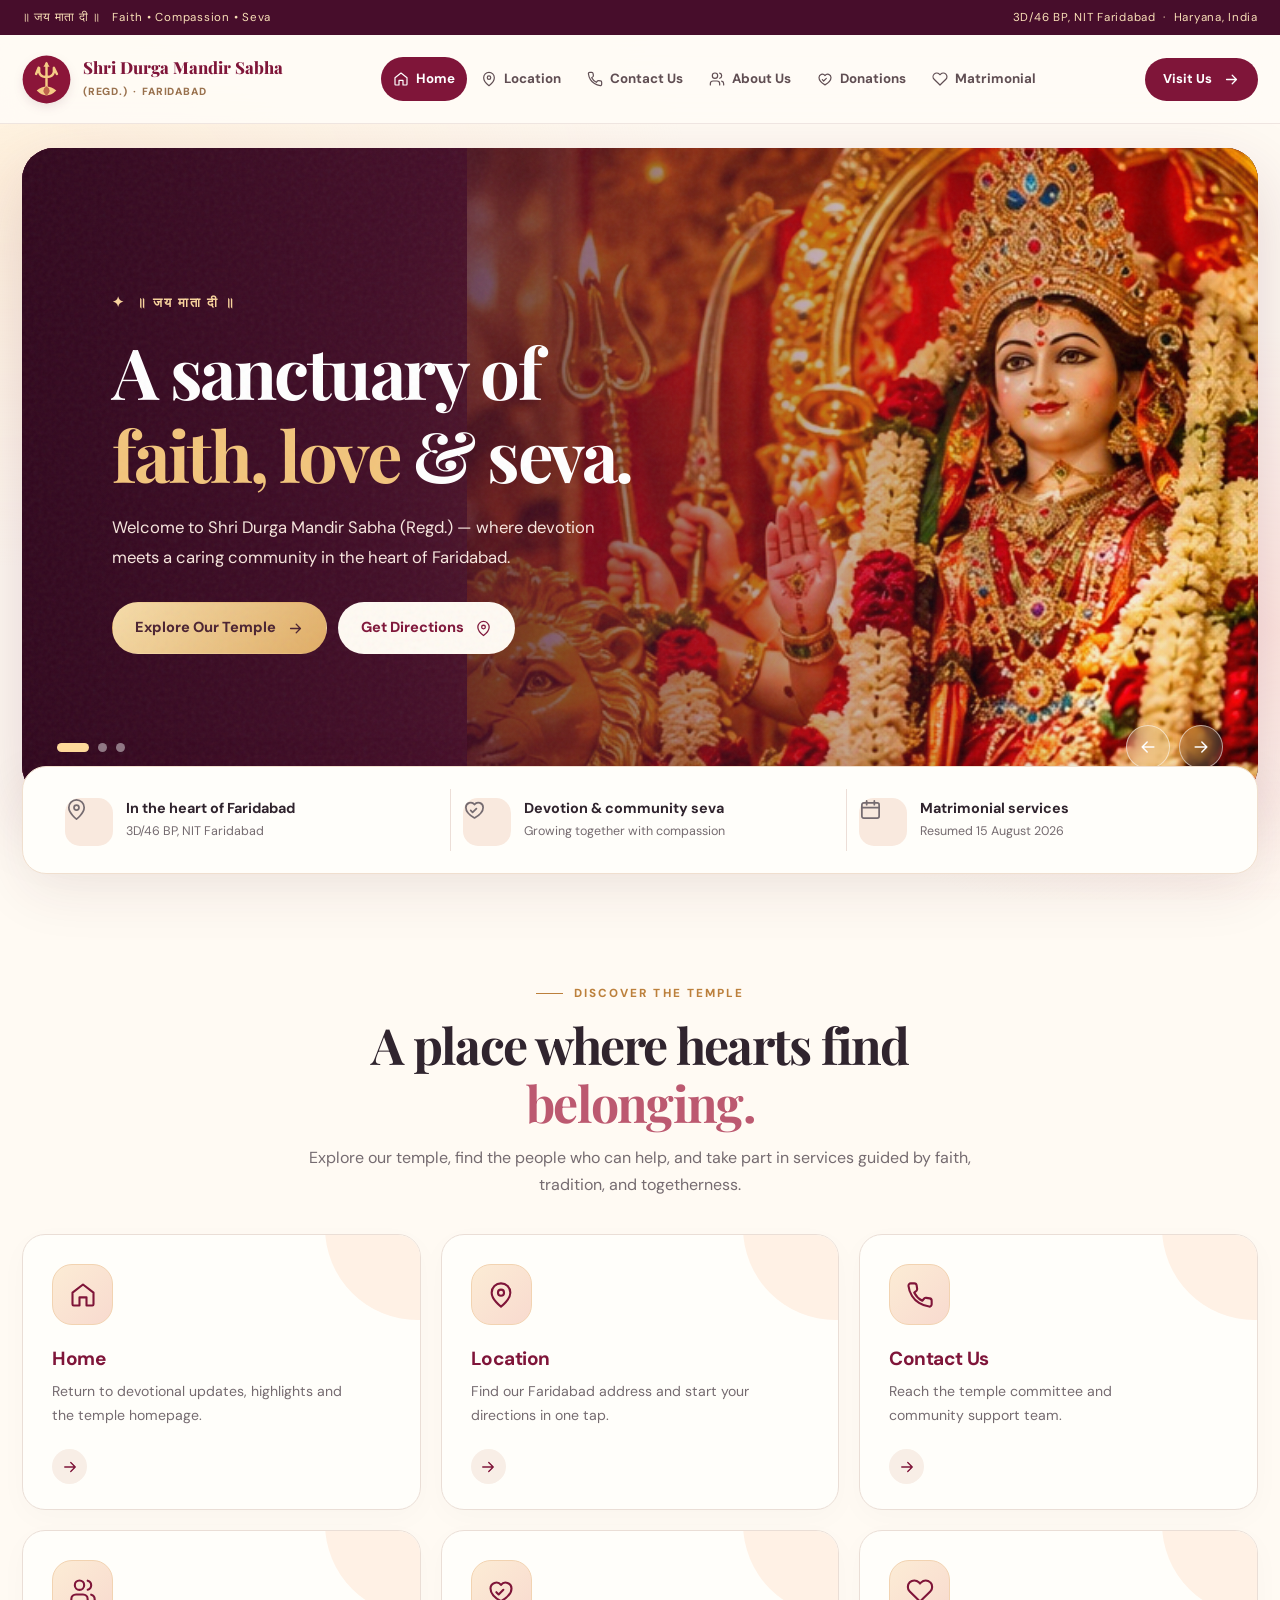
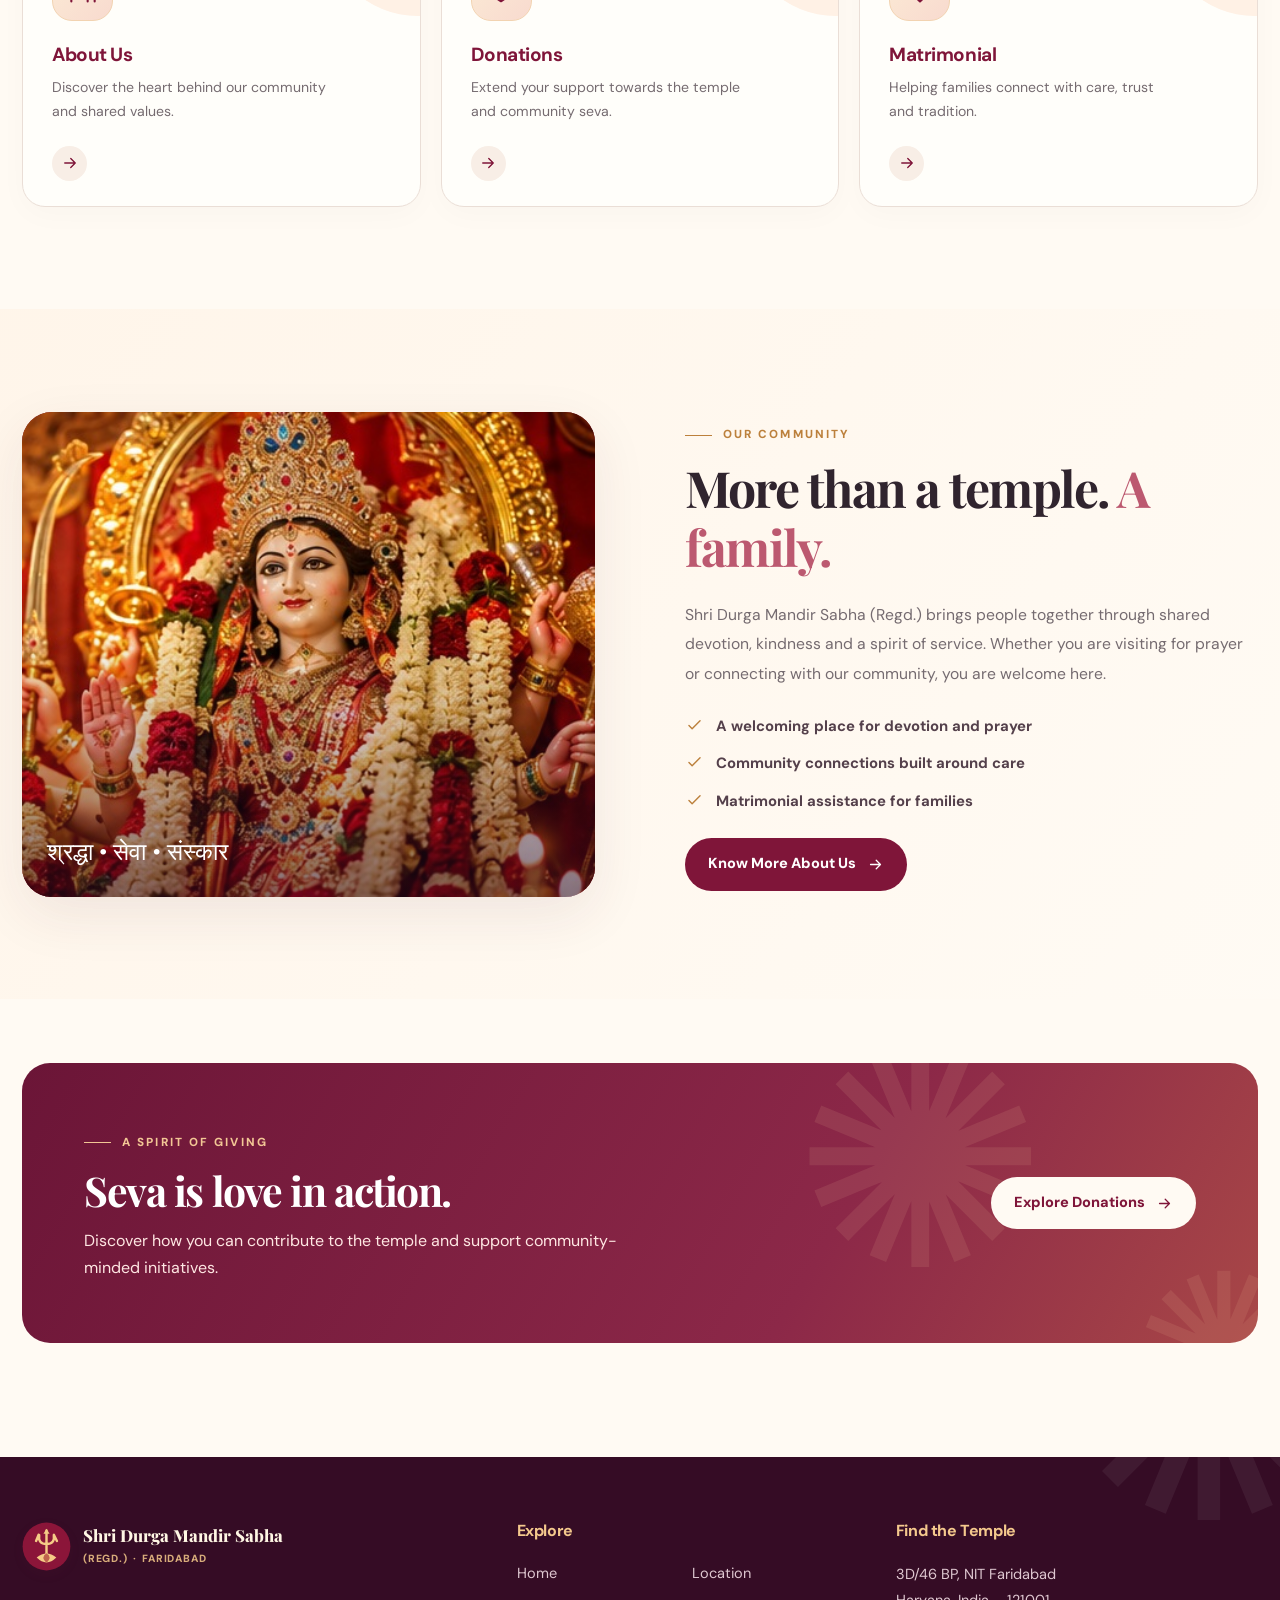
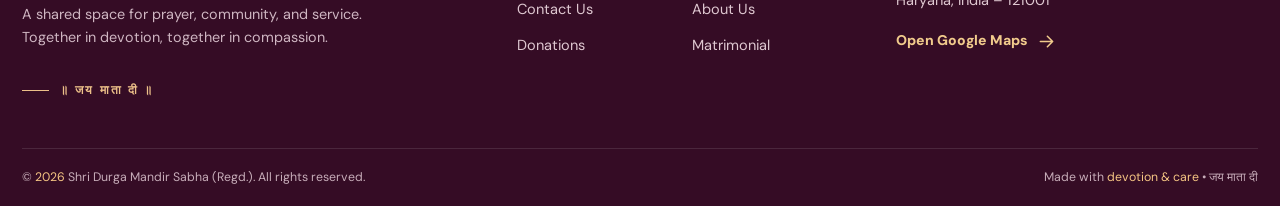
<file: index.html>
<!doctype html>
<html lang="en">

<head>
  <meta charset="utf-8">
  <meta name="viewport" content="width=device-width,initial-scale=1">
  <meta name="theme-color" content="#7f1539">
  <meta name="description"
    content="Welcome to Shri Durga Mandir Sabha (Regd.) in NIT Faridabad — a place for devotion, community, and seva.">
  <meta name="robots" content="index,follow,max-image-preview:large">
  <meta name="googlebot" content="index,follow,max-image-preview:large">
  <link rel="canonical" href="https://shridurgamandirsabha.co.in/">
  <meta property="og:type" content="website">
  <meta property="og:locale" content="en_IN">
  <meta property="og:site_name" content="Shri Durga Mandir Sabha (Regd.)">
  <meta property="og:title" content="Shri Durga Mandir Sabha | Hindu Temple in Faridabad">
  <meta property="og:description"
    content="Visit Shri Durga Mandir Sabha (Regd.), a Hindu temple and community space in NIT Faridabad for prayer, devotion and seva.">
  <meta property="og:url" content="https://shridurgamandirsabha.co.in/">
  <meta property="og:image" content="https://shridurgamandirsabha.co.in/assets/images/maa-durga.jpg">
  <meta property="og:image:alt" content="Devotional artwork of Maa Durga">
  <meta name="twitter:card" content="summary_large_image">
  <meta name="twitter:title" content="Shri Durga Mandir Sabha | Hindu Temple in Faridabad">
  <meta name="twitter:description"
    content="A welcoming temple and community space in NIT Faridabad for prayer, devotion and seva.">
  <meta name="twitter:image" content="https://shridurgamandirsabha.co.in/assets/images/maa-durga.jpg">
  <script
    type="application/ld+json">{"@context":"https://schema.org","@graph":[{"@type":"WebSite","@id":"https://shridurgamandirsabha.co.in/#website","url":"https://shridurgamandirsabha.co.in/","name":"Shri Durga Mandir Sabha (Regd.)","inLanguage":"en-IN","publisher":{"@id":"https://shridurgamandirsabha.co.in/#temple"}},{"@type":"PlaceOfWorship","@id":"https://shridurgamandirsabha.co.in/#temple","name":"Shri Durga Mandir Sabha (Regd.)","url":"https://shridurgamandirsabha.co.in/","description":"A Hindu temple and community space for prayer, devotion and seva in NIT Faridabad.","image":"https://shridurgamandirsabha.co.in/assets/images/maa-durga.jpg","logo":"https://shridurgamandirsabha.co.in/assets/images/temple-mark.svg","address":{"@type":"PostalAddress","streetAddress":"3D/46 BP, NIT Faridabad","addressLocality":"Faridabad","addressRegion":"Haryana","postalCode":"121001","addressCountry":"IN"},"hasMap":"https://www.google.com/maps?cid=5383188781301651617","areaServed":{"@type":"City","name":"Faridabad"}},{"@type":"WebPage","@id":"https://shridurgamandirsabha.co.in/#webpage","url":"https://shridurgamandirsabha.co.in/","name":"Shri Durga Mandir Sabha (Regd.) | Faridabad","isPartOf":{"@id":"https://shridurgamandirsabha.co.in/#website"},"about":{"@id":"https://shridurgamandirsabha.co.in/#temple"},"inLanguage":"en-IN"}]}</script>
  <title>Shri Durga Mandir Sabha (Regd.) | Faridabad</title>
  <link rel="icon" type="image/svg+xml" href="assets/images/temple-mark.svg">
  <link rel="preconnect" href="https://fonts.googleapis.com">
  <link rel="preconnect" href="https://fonts.gstatic.com" crossorigin>
  <link rel="stylesheet" href="assets/css/styles.css">
  <script src="assets/js/site-data.js" defer></script>
  <script src="assets/js/app.js" defer></script>
  <script async src="https://www.googletagmanager.com/gtag/js?id=G-J3Y8TM74H8"></script>
  <script>
    window.dataLayer = window.dataLayer || [];
    function gtag(){dataLayer.push(arguments);}
    gtag('js', new Date());

    gtag('config', 'G-J3Y8TM74H8');
  </script>
</head>

<body><svg xmlns="http://www.w3.org/2000/svg" style="position:absolute;width:0;height:0;overflow:hidden"
    aria-hidden="true">
    <symbol id="icon-home" viewBox="0 0 24 24">
      <path d="m3 10 9-7 9 7v10a1 1 0 0 1-1 1h-5v-7H9v7H4a1 1 0 0 1-1-1z" />
    </symbol>
    <symbol id="icon-map-pin" viewBox="0 0 24 24">
      <path d="M20 10c0 6-8 12-8 12S4 16 4 10a8 8 0 1 1 16 0Z" />
      <circle cx="12" cy="10" r="2.6" />
    </symbol>
    <symbol id="icon-phone" viewBox="0 0 24 24">
      <path
        d="M22 16.92v3a2 2 0 0 1-2.18 2 19.79 19.79 0 0 1-8.63-3.07 19.5 19.5 0 0 1-6-6A19.79 19.79 0 0 1 2.12 4.2 2 2 0 0 1 4.11 2h3a2 2 0 0 1 2 1.72l.44 2.94a2 2 0 0 1-.57 1.73L7.09 10a16 16 0 0 0 6.9 6.9l1.61-1.89a2 2 0 0 1 1.73-.57l2.94.44a2 2 0 0 1 1.73 2Z" />
    </symbol>
    <symbol id="icon-users" viewBox="0 0 24 24">
      <path d="M16 21v-2a4 4 0 0 0-4-4H6a4 4 0 0 0-4 4v2" />
      <circle cx="9" cy="7" r="4" />
      <path d="M22 21v-2a4 4 0 0 0-3-3.87M16 3.13a4 4 0 0 1 0 7.75" />
    </symbol>
    <symbol id="icon-heart-handshake" viewBox="0 0 24 24">
      <path d="M12 20.8c-3-1.7-9-6.1-9-11a5 5 0 0 1 9-3 5 5 0 0 1 9 3c0 4.9-6 9.3-9 11Z" />
      <path d="m8 13 2 2 4-4" />
    </symbol>
    <symbol id="icon-heart" viewBox="0 0 24 24">
      <path d="M20.8 4.6a5.5 5.5 0 0 0-7.8 0l-1 1-1-1a5.5 5.5 0 0 0-7.8 7.8L12 21l8.8-8.6a5.5 5.5 0 0 0 0-7.8Z" />
    </symbol>
    <symbol id="icon-arrow-right" viewBox="0 0 24 24">
      <path d="M5 12h14m-6-6 6 6-6 6" />
    </symbol>
    <symbol id="icon-arrow-left" viewBox="0 0 24 24">
      <path d="M19 12H5m6 6-6-6 6-6" />
    </symbol>
    <symbol id="icon-arrow-up" viewBox="0 0 24 24">
      <path d="M12 19V5m-6 6 6-6 6 6" />
    </symbol>
    <symbol id="icon-chevron-down" viewBox="0 0 24 24">
      <path d="m6 9 6 6 6-6" />
    </symbol>
    <symbol id="icon-menu" viewBox="0 0 24 24">
      <path d="M4 6h16M4 12h16M4 18h16" />
    </symbol>
    <symbol id="icon-compass" viewBox="0 0 24 24">
      <circle cx="12" cy="12" r="10" />
      <path d="m16.2 7.8-2.6 5.8-5.8 2.6 2.6-5.8z" />
    </symbol>
    <symbol id="icon-calendar" viewBox="0 0 24 24">
      <rect x="3" y="5" width="18" height="16" rx="2" />
      <path d="M16 3v4M8 3v4M3 10h18" />
    </symbol>
    <symbol id="icon-check" viewBox="0 0 24 24">
      <path d="m5 12 4 4L19 6" />
    </symbol>
    <symbol id="icon-qr" viewBox="0 0 24 24">
      <rect x="3" y="3" width="7" height="7" rx="1" />
      <rect x="14" y="3" width="7" height="7" rx="1" />
      <rect x="3" y="14" width="7" height="7" rx="1" />
      <path d="M14 14h3v3h-3zM21 14v3h-2m-5 4h7v-3" />
    </symbol>
    <symbol id="icon-landmark" viewBox="0 0 24 24">
      <path d="m3 10 9-7 9 7H3Zm2 2v7m4-7v7m6-7v7m4-7v7M2 22h20M2 19h20" />
    </symbol>
    <symbol id="icon-sparkles" viewBox="0 0 24 24">
      <path
        d="m12 3 1.8 6.2L20 11l-6.2 1.8L12 19l-1.8-6.2L4 11l6.2-1.8L12 3ZM19 18l.7 2.3L22 21l-2.3.7L19 24l-.7-2.3L16 21l2.3-.7L19 18Z" />
    </symbol>
    <symbol id="icon-book-open" viewBox="0 0 24 24">
      <path d="M12 7C9 4 6 4 2 5v14c4-1 7-1 10 2m0-14c3-3 6-3 10-2v14c-4-1-7-1-10 2V7Z" />
    </symbol>
    <symbol id="icon-flower" viewBox="0 0 24 24">
      <path
        d="M12 12c-4-7-11-2-7 3 3 4 7 2 7-3Zm0 0c4-7 11-2 7 3-3 4-7 2-7-3Zm0 0c-7-4-2-11 3-7 4 3 2 7-3 7Zm0 0c-7 4-2 11 3 7 4-3 2-7-3-7Z" />
      <circle cx="12" cy="12" r="2" />
    </symbol>
    <symbol id="icon-mail" viewBox="0 0 24 24">
      <rect x="2" y="4" width="20" height="16" rx="2" />
      <path d="m2 7 10 7 10-7" />
    </symbol>
    <symbol id="icon-shield" viewBox="0 0 24 24">
      <path d="M12 22S4 18 4 11V5l8-3 8 3v6c0 7-8 11-8 11Z" />
      <path d="m9 12 2 2 4-4" />
    </symbol>
    <symbol id="icon-handshake" viewBox="0 0 24 24">
      <path d="m2 12 4-4 4 1 2-1 4 2 3-2 3 4-5 6a2 2 0 0 1-3 0l-4-4m-6 0 4 4a2 2 0 0 0 3 0" />
    </symbol>
    <symbol id="icon-globe" viewBox="0 0 24 24">
      <circle cx="12" cy="12" r="10" />
      <path d="M2 12h20M12 2c5 5 5 15 0 20M12 2c-5 5-5 15 0 20" />
    </symbol>
  </svg>
  <div class="topline">
    <div class="container"><span>॥ जय माता दी ॥ &nbsp; Faith • Compassion • Seva</span><span class="topline-right">3D/46
        BP, NIT Faridabad &nbsp;·&nbsp; Haryana, India</span></div>
  </div>
  <header class="site-header">
    <div class="container header-inner"><a href="index.html" class="brand"
        aria-label="Shri Durga Mandir Sabha homepage"><img class="brand-logo" src="assets/images/temple-mark.svg"
          alt="Temple emblem"><span><span class="brand-label">Shri Durga Mandir Sabha</span><span
            class="brand-sub">(REGD.) &nbsp;·&nbsp; FARIDABAD</span></span></a>
      <nav id="primary-nav" class="primary-nav" aria-label="Main navigation"><a href="index.html"
          class="nav-link active" aria-current="page"><svg class="icon" aria-hidden="true">
            <use href="#icon-home"></use>
          </svg> Home</a><a href="location.html" class="nav-link "><svg class="icon" aria-hidden="true">
            <use href="#icon-map-pin"></use>
          </svg> Location</a><a href="contact-us.html" class="nav-link "><svg class="icon" aria-hidden="true">
            <use href="#icon-phone"></use>
          </svg> Contact Us</a><a href="about-us.html" class="nav-link "><svg class="icon" aria-hidden="true">
            <use href="#icon-users"></use>
          </svg> About Us</a><a href="donations.html" class="nav-link "><svg class="icon" aria-hidden="true">
            <use href="#icon-heart-handshake"></use>
          </svg> Donations</a><a href="matrimonial.html" class="nav-link "><svg class="icon" aria-hidden="true">
            <use href="#icon-heart"></use>
          </svg> Matrimonial</a></nav><a class="button button-primary header-cta" href="location.html">Visit Us <svg
          class="icon" aria-hidden="true">
          <use href="#icon-arrow-right"></use>
        </svg></a><button id="menu-toggle" class="mobile-menu-button" type="button" aria-label="Open menu"
        aria-controls="primary-nav" aria-expanded="false"><svg class="icon" aria-hidden="true">
          <use href="#icon-menu"></use>
        </svg></button>
    </div>
  </header>
  <div id="mobile-overlay" class="mobile-overlay" aria-hidden="true"></div>
  <main id="main">
    <section class="hero-wrap container" aria-label="Welcome to the temple">
      <div class="hero" data-carousel aria-roledescription="carousel" aria-label="Temple highlights">
        <article class="hero-slide hero-slide-one is-active" aria-label="Slide 1 of 3"><img class="hero-visual"
            src="assets/images/maa-durga.jpg" alt="Beautifully decorated Goddess Durga idol with golden ornaments"
            fetchpriority="high">
          <div class="hero-slide-content"><span class="hero-eyebrow">॥ जय माता दी ॥</span>
            <h1 class="hero-title">A sanctuary of <em>faith, love</em> & seva.</h1>
            <p class="hero-description">Welcome to Shri Durga Mandir Sabha (Regd.) — where devotion meets a caring
              community in the heart of Faridabad.</p>
            <div class="hero-actions"><a class="button button-gold" href="about-us.html">Explore Our Temple <svg
                  class="icon" aria-hidden="true">
                  <use href="#icon-arrow-right"></use>
                </svg></a><a class="button button-white" href="location.html">Get Directions <svg class="icon"
                  aria-hidden="true">
                  <use href="#icon-map-pin"></use>
                </svg></a></div>
          </div>
        </article>
        <article class="hero-slide hero-slide-two" aria-label="Slide 2 of 3" aria-hidden="true"><img class="hero-visual"
            src="assets/images/temple-architecture.svg" alt="Illustration of a Hindu temple bathed in sunset light">
          <div class="hero-slide-content"><span class="hero-eyebrow">DEVOTION & TOGETHERNESS</span>
            <h2 class="hero-title">Rooted in <em>tradition.</em> United in spirit.</h2>
            <p class="hero-description">A place to reconnect with our values, honour traditions and celebrate the joy of
              community.</p>
            <div class="hero-actions"><a class="button button-gold" href="about-us.html">About Our Community <svg
                  class="icon" aria-hidden="true">
                  <use href="#icon-arrow-right"></use>
                </svg></a></div>
          </div>
        </article>
        <article class="hero-slide hero-slide-three" aria-label="Slide 3 of 3" aria-hidden="true"><img
            class="hero-visual" src="assets/images/diya-lights.svg"
            alt="Illustration of glowing diyas in a festive setting">
          <div class="hero-slide-content"><span class="hero-eyebrow">SERVICE WITH HEART</span>
            <h2 class="hero-title">Little acts of seva. <em>Lasting blessings.</em></h2>
            <p class="hero-description">Every act of giving helps nurture a stronger and more compassionate community.
            </p>
            <div class="hero-actions"><a class="button button-gold" href="donations.html">Support Our Seva <svg
                  class="icon" aria-hidden="true">
                  <use href="#icon-arrow-right"></use>
                </svg></a></div>
          </div>
        </article>
        <div class="hero-grain" aria-hidden="true"></div>
        <div class="hero-nav">
          <div class="carousel-dots" aria-label="Choose a slide"><button type="button" class="carousel-dot"
              aria-label="Show slide 1 of 3" aria-current="true"></button><button type="button" class="carousel-dot"
              aria-label="Show slide 2 of 3"></button><button type="button" class="carousel-dot"
              aria-label="Show slide 3 of 3"></button></div>
          <div class="carousel-arrows"><button type="button" data-prev class="carousel-arrow"
              aria-label="Previous slide"><svg class="icon" aria-hidden="true">
                <use href="#icon-arrow-left"></use>
              </svg></button><button type="button" data-next class="carousel-arrow" aria-label="Next slide"><svg
                class="icon" aria-hidden="true">
                <use href="#icon-arrow-right"></use>
              </svg></button></div>
        </div>
      </div>
    </section>
    <div class="container glance">
      <div class="glance-item"><span class="glance-icon"><svg class="icon" aria-hidden="true">
            <use href="#icon-map-pin"></use>
          </svg></span>
        <div><strong>In the heart of Faridabad</strong><span>3D/46 BP, NIT Faridabad</span></div>
      </div>
      <div class="glance-item"><span class="glance-icon"><svg class="icon" aria-hidden="true">
            <use href="#icon-heart-handshake"></use>
          </svg></span>
        <div><strong>Devotion & community seva</strong><span>Growing together with compassion</span></div>
      </div>
      <div class="glance-item"><span class="glance-icon"><svg class="icon" aria-hidden="true">
            <use href="#icon-calendar"></use>
          </svg></span>
        <div><strong>Matrimonial services</strong><span>Resumed 15 August 2026</span></div>
      </div>
    </div>
    <section class="section container" aria-labelledby="welcome-heading">
      <div class="section-heading" data-reveal><span class="eyebrow">DISCOVER THE TEMPLE</span>
        <h2 id="welcome-heading">A place where hearts find <span class="soft-text">belonging.</span></h2>
        <p>Explore our temple, find the people who can help, and take part in services guided by faith, tradition, and
          togetherness.</p>
      </div>
      <div class="service-grid"><a href="index.html" class="service-card" data-reveal">
          <div class="service-icon"><svg class="icon" aria-hidden="true">
              <use href="#icon-home"></use>
            </svg></div>
          <h3>Home</h3>
          <p>Return to devotional updates, highlights and the temple homepage.</p><span class="card-arrow"
            aria-hidden="true"><svg class="icon" aria-hidden="true">
              <use href="#icon-arrow-right"></use>
            </svg></span>
        </a><a href="location.html" class="service-card" data-reveal">
          <div class="service-icon"><svg class="icon" aria-hidden="true">
              <use href="#icon-map-pin"></use>
            </svg></div>
          <h3>Location</h3>
          <p>Find our Faridabad address and start your directions in one tap.</p><span class="card-arrow"
            aria-hidden="true"><svg class="icon" aria-hidden="true">
              <use href="#icon-arrow-right"></use>
            </svg></span>
        </a><a href="contact-us.html" class="service-card" data-reveal">
          <div class="service-icon"><svg class="icon" aria-hidden="true">
              <use href="#icon-phone"></use>
            </svg></div>
          <h3>Contact Us</h3>
          <p>Reach the temple committee and community support team.</p><span class="card-arrow" aria-hidden="true"><svg
              class="icon" aria-hidden="true">
              <use href="#icon-arrow-right"></use>
            </svg></span>
        </a><a href="about-us.html" class="service-card" data-reveal">
          <div class="service-icon"><svg class="icon" aria-hidden="true">
              <use href="#icon-users"></use>
            </svg></div>
          <h3>About Us</h3>
          <p>Discover the heart behind our community and shared values.</p><span class="card-arrow"
            aria-hidden="true"><svg class="icon" aria-hidden="true">
              <use href="#icon-arrow-right"></use>
            </svg></span>
        </a><a href="donations.html" class="service-card" data-reveal">
          <div class="service-icon"><svg class="icon" aria-hidden="true">
              <use href="#icon-heart-handshake"></use>
            </svg></div>
          <h3>Donations</h3>
          <p>Extend your support towards the temple and community seva.</p><span class="card-arrow"
            aria-hidden="true"><svg class="icon" aria-hidden="true">
              <use href="#icon-arrow-right"></use>
            </svg></span>
        </a><a href="matrimonial.html" class="service-card" data-reveal">
          <div class="service-icon"><svg class="icon" aria-hidden="true">
              <use href="#icon-heart"></use>
            </svg></div>
          <h3>Matrimonial</h3>
          <p>Helping families connect with care, trust and tradition.</p><span class="card-arrow"
            aria-hidden="true"><svg class="icon" aria-hidden="true">
              <use href="#icon-arrow-right"></use>
            </svg></span>
        </a></div>
    </section>
    <section class="section section-soft">
      <div class="container story-grid">
        <div class="story-picture" data-reveal><img src="assets/images/devi-detail.jpg"
            alt="Close-up of Goddess Durga worship artwork" loading="lazy"><span class="story-image-note">श्रद्धा • सेवा
            • संस्कार</span></div>
        <div class="story-copy" data-reveal><span class="eyebrow">OUR COMMUNITY</span>
          <h2>More than a temple. <span class="soft-text">A family.</span></h2>
          <p>Shri Durga Mandir Sabha (Regd.) brings people together through shared devotion, kindness and a spirit of
            service. Whether you are visiting for prayer or connecting with our community, you are welcome here.</p>
          <ul class="story-points">
            <li><svg class="icon" aria-hidden="true">
                <use href="#icon-check"></use>
              </svg>A welcoming place for devotion and prayer</li>
            <li><svg class="icon" aria-hidden="true">
                <use href="#icon-check"></use>
              </svg>Community connections built around care</li>
            <li><svg class="icon" aria-hidden="true">
                <use href="#icon-check"></use>
              </svg>Matrimonial assistance for families</li>
          </ul><a class="button button-primary" href="about-us.html">Know More About Us <svg class="icon"
              aria-hidden="true">
              <use href="#icon-arrow-right"></use>
            </svg></a>
        </div>
      </div>
    </section>
    <section class="section-tight container">
      <div class="donation-banner" data-reveal>
        <div><span class="eyebrow" style="color:#f2c795">A SPIRIT OF GIVING</span>
          <h2>Seva is love in action.</h2>
          <p>Discover how you can contribute to the temple and support community-minded initiatives.</p>
        </div><a class="button button-white" href="donations.html">Explore Donations <svg class="icon"
            aria-hidden="true">
            <use href="#icon-arrow-right"></use>
          </svg></a>
      </div>
    </section>
  </main>
  <footer class="site-footer">
    <div class="container footer-main">
      <div><a href="index.html" class="brand"><img class="brand-logo" src="assets/images/temple-mark.svg"
            alt=""><span><span class="brand-label">Shri Durga Mandir Sabha</span><span class="brand-sub">(REGD.)
              &nbsp;·&nbsp; FARIDABAD</span></span></a>
        <p class="footer-about">A shared space for prayer, community, and service. Together in devotion, together in
          compassion.</p><span class="eyebrow" style="color:#ecc089">॥ जय माता दी ॥</span>
      </div>
      <div>
        <h3 class="footer-heading">Explore</h3>
        <div class="footer-links"><a href="index.html">Home</a><a href="location.html">Location</a><a
            href="contact-us.html">Contact Us</a><a href="about-us.html">About Us</a><a
            href="donations.html">Donations</a><a href="matrimonial.html">Matrimonial</a></div>
      </div>
      <div>
        <h3 class="footer-heading">Find the Temple</h3>
        <address class="footer-address">3D/46 BP, NIT Faridabad<br>Haryana, India – 121001</address><a
          class="footer-contact-action" href="https://www.google.com/maps?cid=5383188781301651617" target="_blank"
          rel="noopener noreferrer">Open Google Maps <svg class="icon" aria-hidden="true">
            <use href="#icon-arrow-right"></use>
          </svg></a>
      </div>
    </div>
    <div class="container footer-bottom">
      <p>© <span data-current-year>2026</span> Shri Durga Mandir Sabha (Regd.). All rights reserved.</p>
      <p>Made with <span>devotion & care</span> • जय माता दी</p>
    </div>
  </footer><button id="back-top" class="back-top" type="button" aria-label="Back to top"><svg class="icon"
      aria-hidden="true">
      <use href="#icon-arrow-up"></use>
    </svg></button>
</body>

</html>
</file>
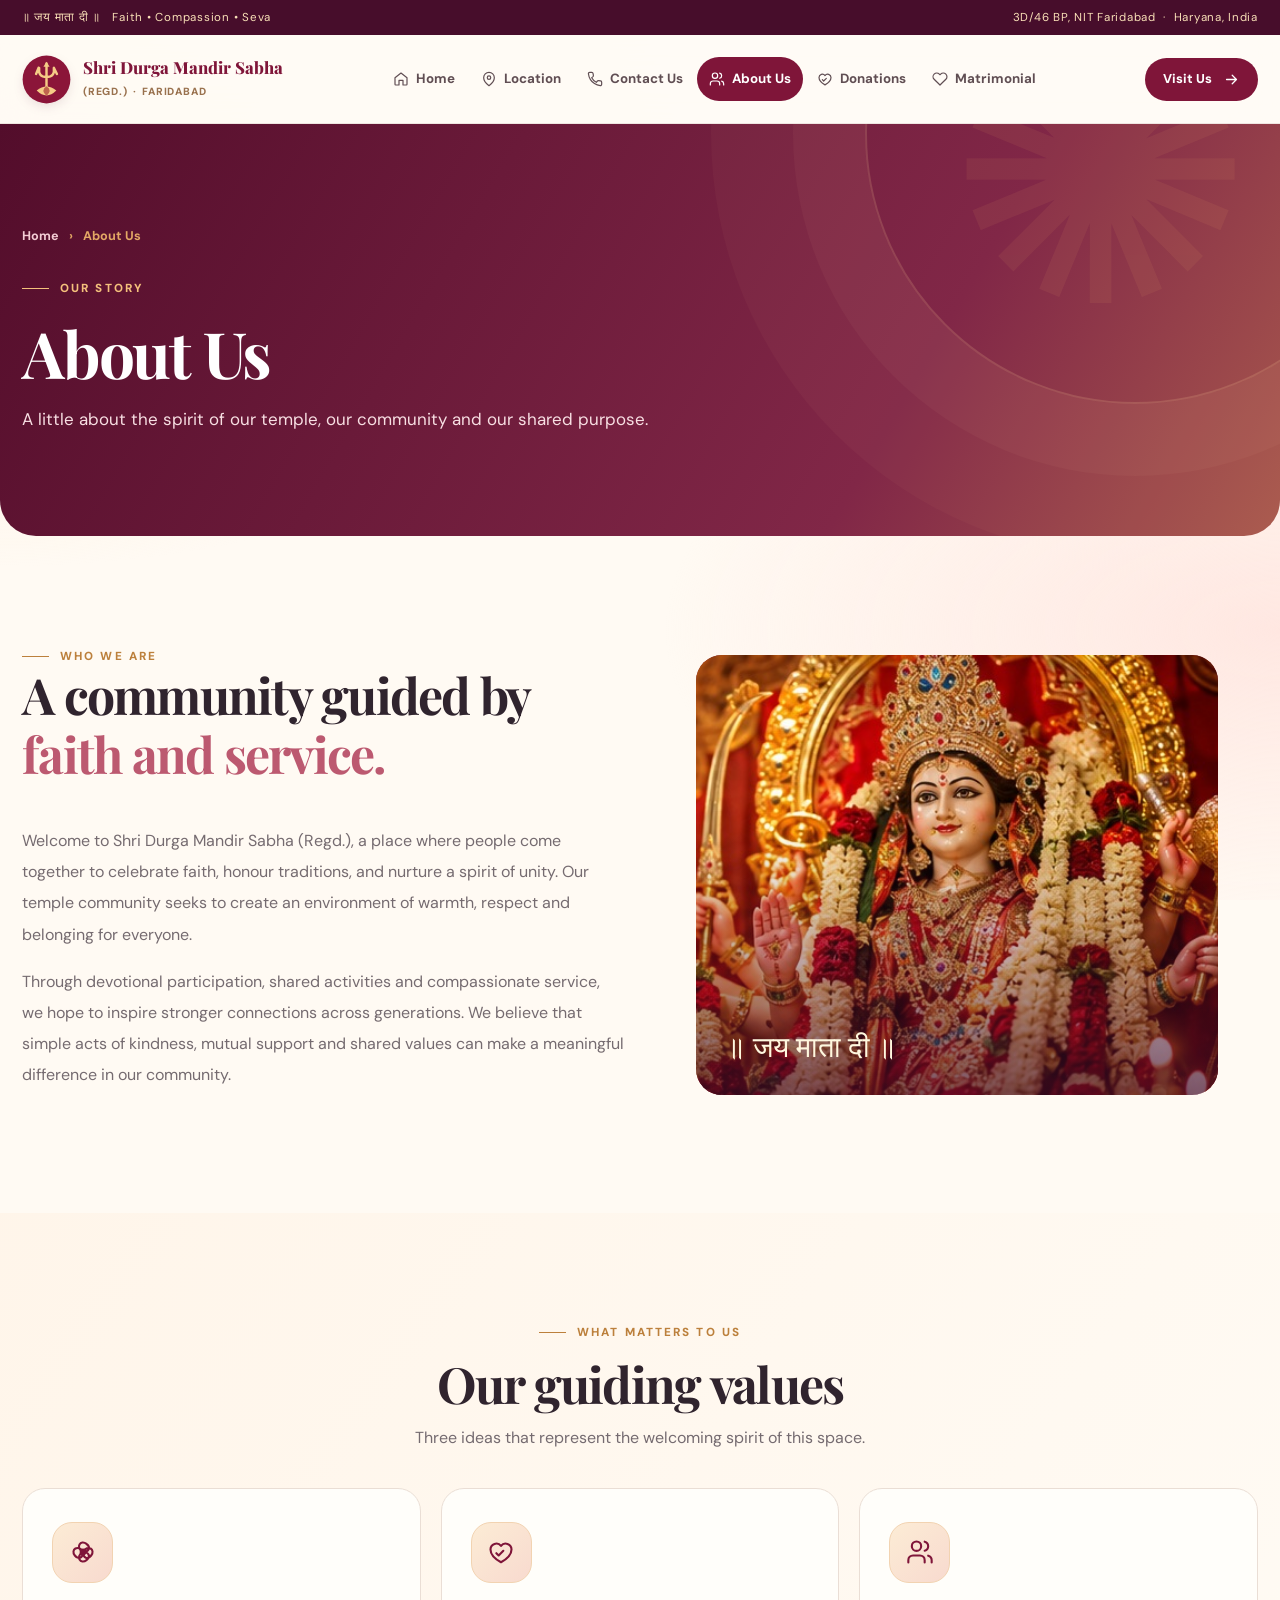
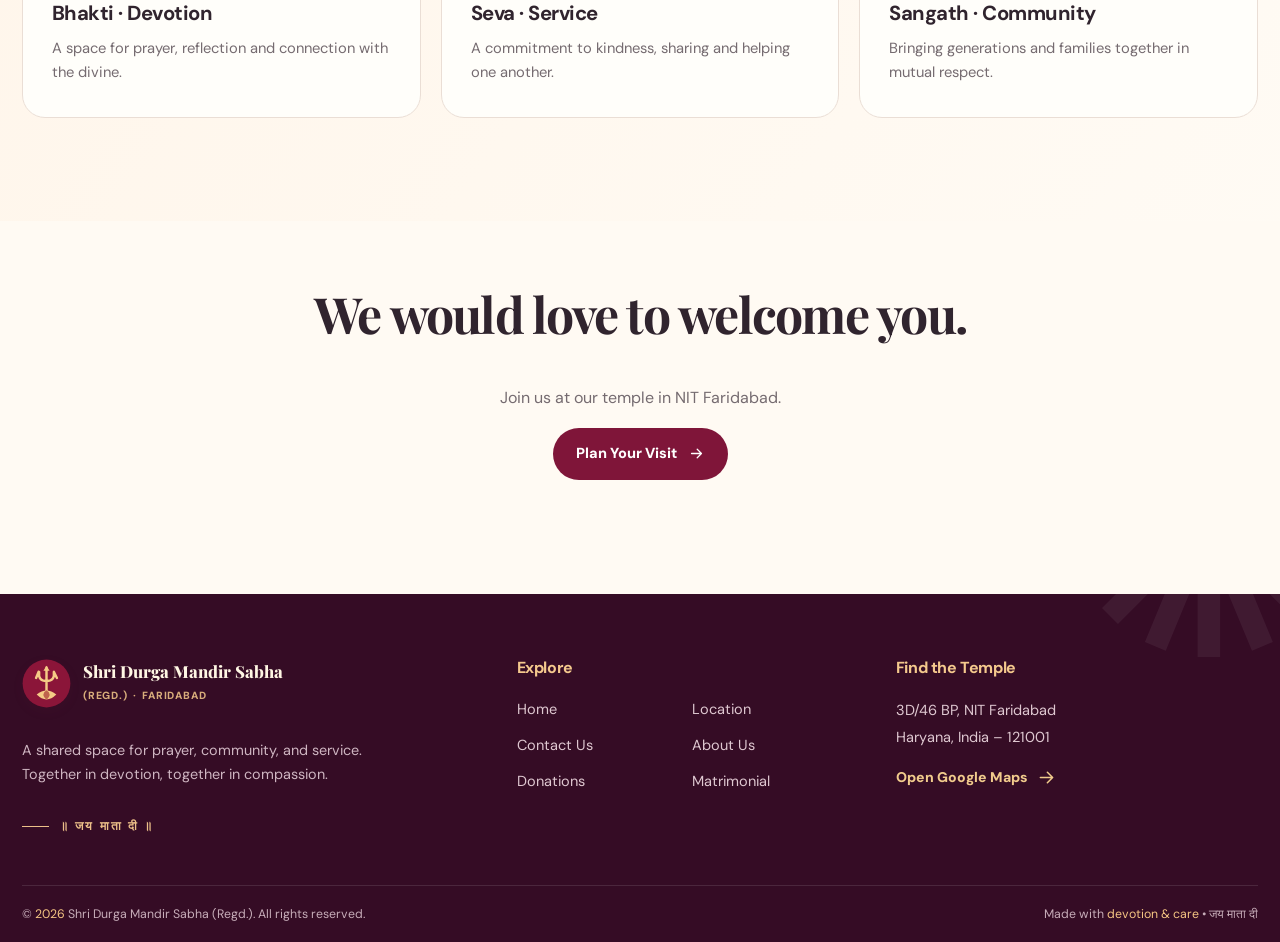
<file: about-us.html>
<!doctype html>
<html lang="en">

<head>
    <meta charset="utf-8">
    <meta name="viewport" content="width=device-width,initial-scale=1">
    <meta name="theme-color" content="#7f1539">
    <meta name="description" content="Learn about Shri Durga Mandir Sabha (Regd.), its devotional values and community seva in NIT Faridabad, Haryana.">
    <title>About Shri Durga Mandir Sabha | Faridabad</title>
    <meta name="robots" content="index,follow,max-image-preview:large">
    <meta name="googlebot" content="index,follow,max-image-preview:large">
    <link rel="canonical" href="https://shridurgamandirsabha.co.in/about-us.html">
    <meta property="og:type" content="website">
    <meta property="og:locale" content="en_IN">
    <meta property="og:site_name" content="Shri Durga Mandir Sabha (Regd.)">
    <meta property="og:title" content="About Shri Durga Mandir Sabha | Faridabad">
    <meta property="og:description" content="Learn about Shri Durga Mandir Sabha (Regd.), its devotional values and community seva in NIT Faridabad, Haryana.">
    <meta property="og:url" content="https://shridurgamandirsabha.co.in/about-us.html">
    <meta property="og:image" content="https://shridurgamandirsabha.co.in/assets/images/maa-durga.jpg">
    <meta property="og:image:alt" content="Devotional artwork of Maa Durga">
    <meta name="twitter:card" content="summary_large_image">
    <meta name="twitter:title" content="About Shri Durga Mandir Sabha | Faridabad">
    <meta name="twitter:description" content="Learn about the temple community's devotional values and service in NIT Faridabad.">
    <meta name="twitter:image" content="https://shridurgamandirsabha.co.in/assets/images/maa-durga.jpg">
    <script type="application/ld+json">{"@context":"https://schema.org","@graph":[{"@type":"PlaceOfWorship","@id":"https://shridurgamandirsabha.co.in/#temple","name":"Shri Durga Mandir Sabha (Regd.)","url":"https://shridurgamandirsabha.co.in/","address":{"@type":"PostalAddress","streetAddress":"3D/46 BP, NIT Faridabad","addressLocality":"Faridabad","addressRegion":"Haryana","postalCode":"121001","addressCountry":"IN"},"hasMap":"https://www.google.com/maps?cid=5383188781301651617"},{"@type":"WebPage","@id":"https://shridurgamandirsabha.co.in/about-us.html#webpage","url":"https://shridurgamandirsabha.co.in/about-us.html","name":"About Shri Durga Mandir Sabha | Faridabad","description":"Learn about Shri Durga Mandir Sabha (Regd.), its devotional values and community seva in NIT Faridabad, Haryana.","isPartOf":{"@id":"https://shridurgamandirsabha.co.in/#website"},"about":{"@id":"https://shridurgamandirsabha.co.in/#temple"},"inLanguage":"en-IN"},{"@type":"BreadcrumbList","itemListElement":[{"@type":"ListItem","position":1,"name":"Home","item":"https://shridurgamandirsabha.co.in/"},{"@type":"ListItem","position":2,"name":"About Us","item":"https://shridurgamandirsabha.co.in/about-us.html"}]}]}</script>
    <link rel="icon" type="image/svg+xml" href="assets/images/temple-mark.svg">
    <link rel="preconnect" href="https://fonts.googleapis.com">
    <link rel="preconnect" href="https://fonts.gstatic.com" crossorigin>
    <link rel="stylesheet" href="assets/css/styles.css">
    <script src="assets/js/site-data.js" defer></script>
    <script src="assets/js/app.js" defer></script>
</head>

<body><svg xmlns="http://www.w3.org/2000/svg" style="position:absolute;width:0;height:0;overflow:hidden"
        aria-hidden="true">
        <symbol id="icon-home" viewBox="0 0 24 24">
            <path d="m3 10 9-7 9 7v10a1 1 0 0 1-1 1h-5v-7H9v7H4a1 1 0 0 1-1-1z" />
        </symbol>
        <symbol id="icon-map-pin" viewBox="0 0 24 24">
            <path d="M20 10c0 6-8 12-8 12S4 16 4 10a8 8 0 1 1 16 0Z" />
            <circle cx="12" cy="10" r="2.6" />
        </symbol>
        <symbol id="icon-phone" viewBox="0 0 24 24">
            <path
                d="M22 16.92v3a2 2 0 0 1-2.18 2 19.79 19.79 0 0 1-8.63-3.07 19.5 19.5 0 0 1-6-6A19.79 19.79 0 0 1 2.12 4.2 2 2 0 0 1 4.11 2h3a2 2 0 0 1 2 1.72l.44 2.94a2 2 0 0 1-.57 1.73L7.09 10a16 16 0 0 0 6.9 6.9l1.61-1.89a2 2 0 0 1 1.73-.57l2.94.44a2 2 0 0 1 1.73 2Z" />
        </symbol>
        <symbol id="icon-users" viewBox="0 0 24 24">
            <path d="M16 21v-2a4 4 0 0 0-4-4H6a4 4 0 0 0-4 4v2" />
            <circle cx="9" cy="7" r="4" />
            <path d="M22 21v-2a4 4 0 0 0-3-3.87M16 3.13a4 4 0 0 1 0 7.75" />
        </symbol>
        <symbol id="icon-heart-handshake" viewBox="0 0 24 24">
            <path d="M12 20.8c-3-1.7-9-6.1-9-11a5 5 0 0 1 9-3 5 5 0 0 1 9 3c0 4.9-6 9.3-9 11Z" />
            <path d="m8 13 2 2 4-4" />
        </symbol>
        <symbol id="icon-heart" viewBox="0 0 24 24">
            <path d="M20.8 4.6a5.5 5.5 0 0 0-7.8 0l-1 1-1-1a5.5 5.5 0 0 0-7.8 7.8L12 21l8.8-8.6a5.5 5.5 0 0 0 0-7.8Z" />
        </symbol>
        <symbol id="icon-arrow-right" viewBox="0 0 24 24">
            <path d="M5 12h14m-6-6 6 6-6 6" />
        </symbol>
        <symbol id="icon-arrow-left" viewBox="0 0 24 24">
            <path d="M19 12H5m6 6-6-6 6-6" />
        </symbol>
        <symbol id="icon-arrow-up" viewBox="0 0 24 24">
            <path d="M12 19V5m-6 6 6-6 6 6" />
        </symbol>
        <symbol id="icon-chevron-down" viewBox="0 0 24 24">
            <path d="m6 9 6 6 6-6" />
        </symbol>
        <symbol id="icon-menu" viewBox="0 0 24 24">
            <path d="M4 6h16M4 12h16M4 18h16" />
        </symbol>
        <symbol id="icon-compass" viewBox="0 0 24 24">
            <circle cx="12" cy="12" r="10" />
            <path d="m16.2 7.8-2.6 5.8-5.8 2.6 2.6-5.8z" />
        </symbol>
        <symbol id="icon-calendar" viewBox="0 0 24 24">
            <rect x="3" y="5" width="18" height="16" rx="2" />
            <path d="M16 3v4M8 3v4M3 10h18" />
        </symbol>
        <symbol id="icon-check" viewBox="0 0 24 24">
            <path d="m5 12 4 4L19 6" />
        </symbol>
        <symbol id="icon-qr" viewBox="0 0 24 24">
            <rect x="3" y="3" width="7" height="7" rx="1" />
            <rect x="14" y="3" width="7" height="7" rx="1" />
            <rect x="3" y="14" width="7" height="7" rx="1" />
            <path d="M14 14h3v3h-3zM21 14v3h-2m-5 4h7v-3" />
        </symbol>
        <symbol id="icon-landmark" viewBox="0 0 24 24">
            <path d="m3 10 9-7 9 7H3Zm2 2v7m4-7v7m6-7v7m4-7v7M2 22h20M2 19h20" />
        </symbol>
        <symbol id="icon-sparkles" viewBox="0 0 24 24">
            <path
                d="m12 3 1.8 6.2L20 11l-6.2 1.8L12 19l-1.8-6.2L4 11l6.2-1.8L12 3ZM19 18l.7 2.3L22 21l-2.3.7L19 24l-.7-2.3L16 21l2.3-.7L19 18Z" />
        </symbol>
        <symbol id="icon-book-open" viewBox="0 0 24 24">
            <path d="M12 7C9 4 6 4 2 5v14c4-1 7-1 10 2m0-14c3-3 6-3 10-2v14c-4-1-7-1-10 2V7Z" />
        </symbol>
        <symbol id="icon-flower" viewBox="0 0 24 24">
            <path
                d="M12 12c-4-7-11-2-7 3 3 4 7 2 7-3Zm0 0c4-7 11-2 7 3-3 4-7 2-7-3Zm0 0c-7-4-2-11 3-7 4 3 2 7-3 7Zm0 0c-7 4-2 11 3 7 4-3 2-7-3-7Z" />
            <circle cx="12" cy="12" r="2" />
        </symbol>
        <symbol id="icon-mail" viewBox="0 0 24 24">
            <rect x="2" y="4" width="20" height="16" rx="2" />
            <path d="m2 7 10 7 10-7" />
        </symbol>
        <symbol id="icon-shield" viewBox="0 0 24 24">
            <path d="M12 22S4 18 4 11V5l8-3 8 3v6c0 7-8 11-8 11Z" />
            <path d="m9 12 2 2 4-4" />
        </symbol>
        <symbol id="icon-handshake" viewBox="0 0 24 24">
            <path d="m2 12 4-4 4 1 2-1 4 2 3-2 3 4-5 6a2 2 0 0 1-3 0l-4-4m-6 0 4 4a2 2 0 0 0 3 0" />
        </symbol>
        <symbol id="icon-globe" viewBox="0 0 24 24">
            <circle cx="12" cy="12" r="10" />
            <path d="M2 12h20M12 2c5 5 5 15 0 20M12 2c-5 5-5 15 0 20" />
        </symbol>
    </svg>
    <div class="topline">
        <div class="container"><span>॥ जय माता दी ॥ &nbsp; Faith • Compassion • Seva</span><span
                class="topline-right">3D/46 BP, NIT Faridabad &nbsp;·&nbsp; Haryana, India</span></div>
    </div>
    <header class="site-header">
        <div class="container header-inner"><a href="index.html" class="brand"
                aria-label="Shri Durga Mandir Sabha homepage"><img class="brand-logo"
                    src="assets/images/temple-mark.svg" alt="Temple emblem"><span><span class="brand-label">Shri Durga
                        Mandir Sabha</span><span class="brand-sub">(REGD.) &nbsp;·&nbsp; FARIDABAD</span></span></a>
            <nav id="primary-nav" class="primary-nav" aria-label="Main navigation"><a href="index.html"
                    class="nav-link "><svg class="icon" aria-hidden="true">
                        <use href="#icon-home"></use>
                    </svg> Home</a><a href="location.html" class="nav-link "><svg class="icon" aria-hidden="true">
                        <use href="#icon-map-pin"></use>
                    </svg> Location</a><a href="contact-us.html" class="nav-link "><svg class="icon" aria-hidden="true">
                        <use href="#icon-phone"></use>
                    </svg> Contact Us</a><a href="about-us.html" class="nav-link active" aria-current="page"><svg
                        class="icon" aria-hidden="true">
                        <use href="#icon-users"></use>
                    </svg> About Us</a><a href="donations.html" class="nav-link "><svg class="icon" aria-hidden="true">
                        <use href="#icon-heart-handshake"></use>
                    </svg> Donations</a><a href="matrimonial.html" class="nav-link "><svg class="icon"
                        aria-hidden="true">
                        <use href="#icon-heart"></use>
                    </svg> Matrimonial</a></nav><a class="button button-primary header-cta" href="location.html">Visit
                Us <svg class="icon" aria-hidden="true">
                    <use href="#icon-arrow-right"></use>
                </svg></a><button id="menu-toggle" class="mobile-menu-button" type="button" aria-label="Open menu"
                aria-controls="primary-nav" aria-expanded="false"><svg class="icon" aria-hidden="true">
                    <use href="#icon-menu"></use>
                </svg></button>
        </div>
    </header>
    <div id="mobile-overlay" class="mobile-overlay" aria-hidden="true"></div>
    <main id="main">
        <section class="page-hero">
            <div class="container">
                <div class="breadcrumbs"><a href="index.html">Home</a><span>›</span><span>About Us</span></div>
                <div class="eyebrow">OUR STORY</div>
                <h1>About Us</h1>
                <p>A little about the spirit of our temple, our community and our shared purpose.</p>
            </div>
        </section>
        <section class="section container">
            <div class="two-column">
                <div class="about-copy" data-reveal><span class="eyebrow">WHO WE ARE</span>
                    <h2>A community guided by <span class="soft-text">faith and service.</span></h2>
                    <p>Welcome to Shri Durga Mandir Sabha (Regd.), a place where people come together to celebrate
                        faith, honour traditions, and nurture a spirit of unity. Our temple community seeks to create an
                        environment of warmth, respect and belonging for everyone.</p>
                    <p>Through devotional participation, shared activities and compassionate service, we hope to inspire
                        stronger connections across generations. We believe that simple acts of kindness, mutual support
                        and shared values can make a meaningful difference in our community.</p>
                </div>
                <figure class="about-visual" data-reveal><img src="assets/images/devi-detail.jpg"
                        alt="Devotional artwork featuring Maa Durga" loading="lazy">
                    <figcaption>॥ जय माता दी ॥</figcaption>
                </figure>
            </div>
        </section>
        <section class="section section-soft">
            <div class="container">
                <div class="section-heading" data-reveal><span class="eyebrow">WHAT MATTERS TO US</span>
                    <h2>Our guiding values</h2>
                    <p>Three ideas that represent the welcoming spirit of this space.</p>
                </div>
                <div class="value-grid">
                    <article class="value-card" data-reveal>
                        <div class="service-icon"><svg class="icon" aria-hidden="true">
                                <use href="#icon-flower"></use>
                            </svg></div>
                        <h3>Bhakti · Devotion</h3>
                        <p>A space for prayer, reflection and connection with the divine.</p>
                    </article>
                    <article class="value-card" data-reveal>
                        <div class="service-icon"><svg class="icon" aria-hidden="true">
                                <use href="#icon-heart-handshake"></use>
                            </svg></div>
                        <h3>Seva · Service</h3>
                        <p>A commitment to kindness, sharing and helping one another.</p>
                    </article>
                    <article class="value-card" data-reveal>
                        <div class="service-icon"><svg class="icon" aria-hidden="true">
                                <use href="#icon-users"></use>
                            </svg></div>
                        <h3>Sangath · Community</h3>
                        <p>Bringing generations and families together in mutual respect.</p>
                    </article>
                </div>
            </div>
        </section>
        <section class="section-tight container text-center">
            <h2>We would love to welcome you.</h2>
            <p class="muted">Join us at our temple in NIT Faridabad.</p><a class="button button-primary"
                href="location.html">Plan Your Visit <svg class="icon" aria-hidden="true">
                    <use href="#icon-arrow-right"></use>
                </svg></a>
        </section>
    </main>
    <footer class="site-footer">
        <div class="container footer-main">
            <div><a href="index.html" class="brand"><img class="brand-logo" src="assets/images/temple-mark.svg"
                        alt=""><span><span class="brand-label">Shri Durga Mandir Sabha</span><span
                            class="brand-sub">(REGD.) &nbsp;·&nbsp; FARIDABAD</span></span></a>
                <p class="footer-about">A shared space for prayer, community, and service. Together in devotion,
                    together in compassion.</p><span class="eyebrow" style="color:#ecc089">॥ जय माता दी ॥</span>
            </div>
            <div>
                <h3 class="footer-heading">Explore</h3>
                <div class="footer-links"><a href="index.html">Home</a><a href="location.html">Location</a><a
                        href="contact-us.html">Contact Us</a><a href="about-us.html">About Us</a><a
                        href="donations.html">Donations</a><a href="matrimonial.html">Matrimonial</a></div>
            </div>
            <div>
                <h3 class="footer-heading">Find the Temple</h3>
                <address class="footer-address">3D/46 BP, NIT Faridabad<br>Haryana, India – 121001</address><a
                    class="footer-contact-action" href="https://www.google.com/maps?cid=5383188781301651617"
                    target="_blank" rel="noopener noreferrer">Open Google Maps <svg class="icon" aria-hidden="true">
                        <use href="#icon-arrow-right"></use>
                    </svg></a>
            </div>
        </div>
        <div class="container footer-bottom">
            <p>© <span data-current-year>2026</span> Shri Durga Mandir Sabha (Regd.). All rights reserved.</p>
            <p>Made with <span>devotion & care</span> • जय माता दी</p>
        </div>
    </footer><button id="back-top" class="back-top" type="button" aria-label="Back to top"><svg class="icon"
            aria-hidden="true">
            <use href="#icon-arrow-up"></use>
        </svg></button>
</body>

</html>
</file>
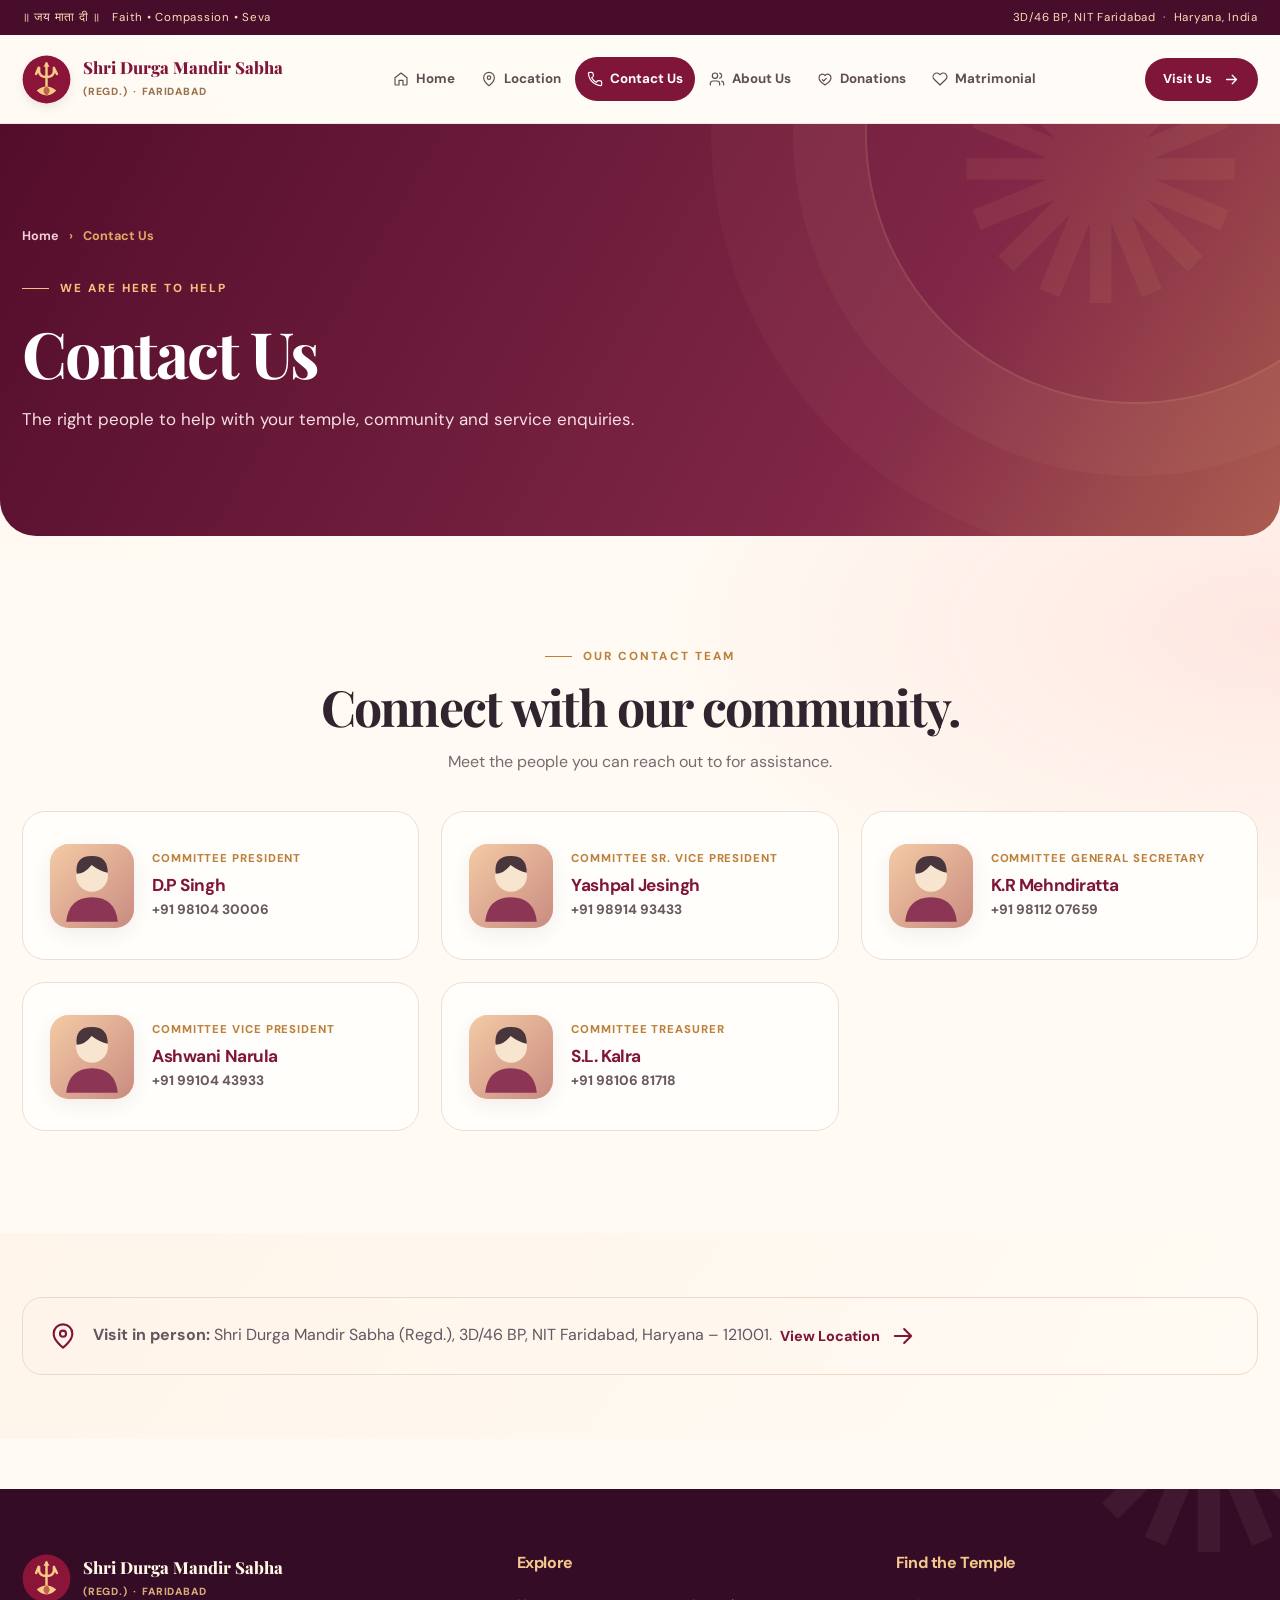
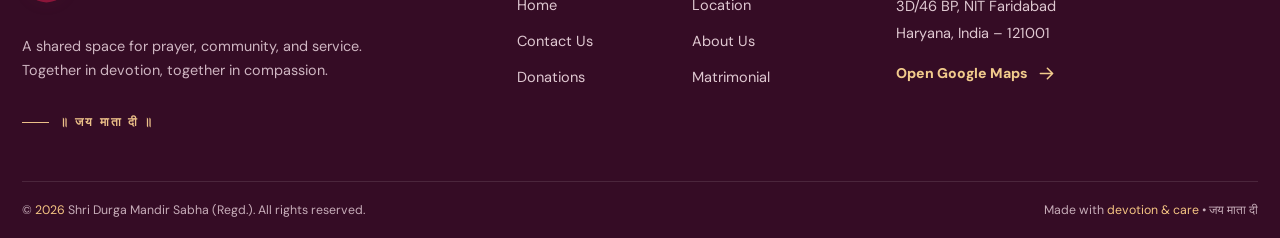
<file: contact-us.html>
<!doctype html>
<html lang="en">

<head>
    <meta charset="utf-8">
    <meta name="viewport" content="width=device-width,initial-scale=1">
    <meta name="theme-color" content="#7f1539">
    <meta name="description" content="Get in touch with Shri Durga Mandir Sabha (Regd.) in NIT Faridabad for temple, community and seva enquiries.">
    <title>Contact Shri Durga Mandir Sabha | Faridabad</title>
    <meta name="robots" content="index,follow,max-image-preview:large">
    <meta name="googlebot" content="index,follow,max-image-preview:large">
    <link rel="canonical" href="https://shridurgamandirsabha.co.in/contact-us.html">
    <meta property="og:type" content="website">
    <meta property="og:locale" content="en_IN">
    <meta property="og:site_name" content="Shri Durga Mandir Sabha (Regd.)">
    <meta property="og:title" content="Contact Shri Durga Mandir Sabha | Faridabad">
    <meta property="og:description" content="Get in touch with the temple team in NIT Faridabad for temple, community and seva enquiries.">
    <meta property="og:url" content="https://shridurgamandirsabha.co.in/contact-us.html">
    <meta property="og:image" content="https://shridurgamandirsabha.co.in/assets/images/maa-durga.jpg">
    <meta property="og:image:alt" content="Devotional artwork of Maa Durga">
    <meta name="twitter:card" content="summary_large_image">
    <meta name="twitter:title" content="Contact Shri Durga Mandir Sabha | Faridabad">
    <meta name="twitter:description" content="Contact the temple team in NIT Faridabad for community and seva enquiries.">
    <meta name="twitter:image" content="https://shridurgamandirsabha.co.in/assets/images/maa-durga.jpg">
    <script type="application/ld+json">{"@context":"https://schema.org","@graph":[{"@type":"PlaceOfWorship","@id":"https://shridurgamandirsabha.co.in/#temple","name":"Shri Durga Mandir Sabha (Regd.)","url":"https://shridurgamandirsabha.co.in/","address":{"@type":"PostalAddress","streetAddress":"3D/46 BP, NIT Faridabad","addressLocality":"Faridabad","addressRegion":"Haryana","postalCode":"121001","addressCountry":"IN"},"hasMap":"https://www.google.com/maps?cid=5383188781301651617"},{"@type":"WebPage","@id":"https://shridurgamandirsabha.co.in/contact-us.html#webpage","url":"https://shridurgamandirsabha.co.in/contact-us.html","name":"Contact Shri Durga Mandir Sabha | Faridabad","description":"Get in touch with Shri Durga Mandir Sabha (Regd.) in NIT Faridabad for temple, community and seva enquiries.","isPartOf":{"@id":"https://shridurgamandirsabha.co.in/#website"},"about":{"@id":"https://shridurgamandirsabha.co.in/#temple"},"inLanguage":"en-IN"},{"@type":"BreadcrumbList","itemListElement":[{"@type":"ListItem","position":1,"name":"Home","item":"https://shridurgamandirsabha.co.in/"},{"@type":"ListItem","position":2,"name":"Contact Us","item":"https://shridurgamandirsabha.co.in/contact-us.html"}]}]}</script>
    <link rel="icon" type="image/svg+xml" href="assets/images/temple-mark.svg">
    <link rel="preconnect" href="https://fonts.googleapis.com">
    <link rel="preconnect" href="https://fonts.gstatic.com" crossorigin>
    <link rel="stylesheet" href="assets/css/styles.css">
    <script src="assets/js/site-data.js" defer></script>
    <script src="assets/js/app.js" defer></script>
</head>

<body><svg xmlns="http://www.w3.org/2000/svg" style="position:absolute;width:0;height:0;overflow:hidden"
        aria-hidden="true">
        <symbol id="icon-home" viewBox="0 0 24 24">
            <path d="m3 10 9-7 9 7v10a1 1 0 0 1-1 1h-5v-7H9v7H4a1 1 0 0 1-1-1z" />
        </symbol>
        <symbol id="icon-map-pin" viewBox="0 0 24 24">
            <path d="M20 10c0 6-8 12-8 12S4 16 4 10a8 8 0 1 1 16 0Z" />
            <circle cx="12" cy="10" r="2.6" />
        </symbol>
        <symbol id="icon-phone" viewBox="0 0 24 24">
            <path
                d="M22 16.92v3a2 2 0 0 1-2.18 2 19.79 19.79 0 0 1-8.63-3.07 19.5 19.5 0 0 1-6-6A19.79 19.79 0 0 1 2.12 4.2 2 2 0 0 1 4.11 2h3a2 2 0 0 1 2 1.72l.44 2.94a2 2 0 0 1-.57 1.73L7.09 10a16 16 0 0 0 6.9 6.9l1.61-1.89a2 2 0 0 1 1.73-.57l2.94.44a2 2 0 0 1 1.73 2Z" />
        </symbol>
        <symbol id="icon-users" viewBox="0 0 24 24">
            <path d="M16 21v-2a4 4 0 0 0-4-4H6a4 4 0 0 0-4 4v2" />
            <circle cx="9" cy="7" r="4" />
            <path d="M22 21v-2a4 4 0 0 0-3-3.87M16 3.13a4 4 0 0 1 0 7.75" />
        </symbol>
        <symbol id="icon-heart-handshake" viewBox="0 0 24 24">
            <path d="M12 20.8c-3-1.7-9-6.1-9-11a5 5 0 0 1 9-3 5 5 0 0 1 9 3c0 4.9-6 9.3-9 11Z" />
            <path d="m8 13 2 2 4-4" />
        </symbol>
        <symbol id="icon-heart" viewBox="0 0 24 24">
            <path d="M20.8 4.6a5.5 5.5 0 0 0-7.8 0l-1 1-1-1a5.5 5.5 0 0 0-7.8 7.8L12 21l8.8-8.6a5.5 5.5 0 0 0 0-7.8Z" />
        </symbol>
        <symbol id="icon-arrow-right" viewBox="0 0 24 24">
            <path d="M5 12h14m-6-6 6 6-6 6" />
        </symbol>
        <symbol id="icon-arrow-left" viewBox="0 0 24 24">
            <path d="M19 12H5m6 6-6-6 6-6" />
        </symbol>
        <symbol id="icon-arrow-up" viewBox="0 0 24 24">
            <path d="M12 19V5m-6 6 6-6 6 6" />
        </symbol>
        <symbol id="icon-chevron-down" viewBox="0 0 24 24">
            <path d="m6 9 6 6 6-6" />
        </symbol>
        <symbol id="icon-menu" viewBox="0 0 24 24">
            <path d="M4 6h16M4 12h16M4 18h16" />
        </symbol>
        <symbol id="icon-compass" viewBox="0 0 24 24">
            <circle cx="12" cy="12" r="10" />
            <path d="m16.2 7.8-2.6 5.8-5.8 2.6 2.6-5.8z" />
        </symbol>
        <symbol id="icon-calendar" viewBox="0 0 24 24">
            <rect x="3" y="5" width="18" height="16" rx="2" />
            <path d="M16 3v4M8 3v4M3 10h18" />
        </symbol>
        <symbol id="icon-check" viewBox="0 0 24 24">
            <path d="m5 12 4 4L19 6" />
        </symbol>
        <symbol id="icon-qr" viewBox="0 0 24 24">
            <rect x="3" y="3" width="7" height="7" rx="1" />
            <rect x="14" y="3" width="7" height="7" rx="1" />
            <rect x="3" y="14" width="7" height="7" rx="1" />
            <path d="M14 14h3v3h-3zM21 14v3h-2m-5 4h7v-3" />
        </symbol>
        <symbol id="icon-landmark" viewBox="0 0 24 24">
            <path d="m3 10 9-7 9 7H3Zm2 2v7m4-7v7m6-7v7m4-7v7M2 22h20M2 19h20" />
        </symbol>
        <symbol id="icon-sparkles" viewBox="0 0 24 24">
            <path
                d="m12 3 1.8 6.2L20 11l-6.2 1.8L12 19l-1.8-6.2L4 11l6.2-1.8L12 3ZM19 18l.7 2.3L22 21l-2.3.7L19 24l-.7-2.3L16 21l2.3-.7L19 18Z" />
        </symbol>
        <symbol id="icon-book-open" viewBox="0 0 24 24">
            <path d="M12 7C9 4 6 4 2 5v14c4-1 7-1 10 2m0-14c3-3 6-3 10-2v14c-4-1-7-1-10 2V7Z" />
        </symbol>
        <symbol id="icon-flower" viewBox="0 0 24 24">
            <path
                d="M12 12c-4-7-11-2-7 3 3 4 7 2 7-3Zm0 0c4-7 11-2 7 3-3 4-7 2-7-3Zm0 0c-7-4-2-11 3-7 4 3 2 7-3 7Zm0 0c-7 4-2 11 3 7 4-3 2-7-3-7Z" />
            <circle cx="12" cy="12" r="2" />
        </symbol>
        <symbol id="icon-mail" viewBox="0 0 24 24">
            <rect x="2" y="4" width="20" height="16" rx="2" />
            <path d="m2 7 10 7 10-7" />
        </symbol>
        <symbol id="icon-shield" viewBox="0 0 24 24">
            <path d="M12 22S4 18 4 11V5l8-3 8 3v6c0 7-8 11-8 11Z" />
            <path d="m9 12 2 2 4-4" />
        </symbol>
        <symbol id="icon-handshake" viewBox="0 0 24 24">
            <path d="m2 12 4-4 4 1 2-1 4 2 3-2 3 4-5 6a2 2 0 0 1-3 0l-4-4m-6 0 4 4a2 2 0 0 0 3 0" />
        </symbol>
        <symbol id="icon-globe" viewBox="0 0 24 24">
            <circle cx="12" cy="12" r="10" />
            <path d="M2 12h20M12 2c5 5 5 15 0 20M12 2c-5 5-5 15 0 20" />
        </symbol>
    </svg>
    <div class="topline">
        <div class="container"><span>॥ जय माता दी ॥ &nbsp; Faith • Compassion • Seva</span><span
                class="topline-right">3D/46 BP, NIT Faridabad &nbsp;·&nbsp; Haryana, India</span></div>
    </div>
    <header class="site-header">
        <div class="container header-inner"><a href="index.html" class="brand"
                aria-label="Shri Durga Mandir Sabha homepage"><img class="brand-logo"
                    src="assets/images/temple-mark.svg" alt="Temple emblem"><span><span class="brand-label">Shri Durga
                        Mandir Sabha</span><span class="brand-sub">(REGD.) &nbsp;·&nbsp; FARIDABAD</span></span></a>
            <nav id="primary-nav" class="primary-nav" aria-label="Main navigation"><a href="index.html"
                    class="nav-link "><svg class="icon" aria-hidden="true">
                        <use href="#icon-home"></use>
                    </svg> Home</a><a href="location.html" class="nav-link "><svg class="icon" aria-hidden="true">
                        <use href="#icon-map-pin"></use>
                    </svg> Location</a><a href="contact-us.html" class="nav-link active" aria-current="page"><svg
                        class="icon" aria-hidden="true">
                        <use href="#icon-phone"></use>
                    </svg> Contact Us</a><a href="about-us.html" class="nav-link "><svg class="icon" aria-hidden="true">
                        <use href="#icon-users"></use>
                    </svg> About Us</a><a href="donations.html" class="nav-link "><svg class="icon" aria-hidden="true">
                        <use href="#icon-heart-handshake"></use>
                    </svg> Donations</a><a href="matrimonial.html" class="nav-link "><svg class="icon"
                        aria-hidden="true">
                        <use href="#icon-heart"></use>
                    </svg> Matrimonial</a></nav><a class="button button-primary header-cta" href="location.html">Visit
                Us <svg class="icon" aria-hidden="true">
                    <use href="#icon-arrow-right"></use>
                </svg></a><button id="menu-toggle" class="mobile-menu-button" type="button" aria-label="Open menu"
                aria-controls="primary-nav" aria-expanded="false"><svg class="icon" aria-hidden="true">
                    <use href="#icon-menu"></use>
                </svg></button>
        </div>
    </header>
    <div id="mobile-overlay" class="mobile-overlay" aria-hidden="true"></div>
    <main id="main">
        <section class="page-hero">
            <div class="container">
                <div class="breadcrumbs"><a href="index.html">Home</a><span>›</span><span>Contact Us</span></div>
                <div class="eyebrow">WE ARE HERE TO HELP</div>
                <h1>Contact Us</h1>
                <p>The right people to help with your temple, community and service enquiries.</p>
            </div>
        </section>
        <section class="section container">
            <div class="section-heading" data-reveal><span class="eyebrow">OUR CONTACT TEAM</span>
                <h2>Connect with our community.</h2>
                <p>Meet the people you can reach out to for assistance.</p>
            </div>
            <div id="contact-list" class="contact-grid" aria-live="polite"></div>
        </section>
        <section class="section-tight section-soft">
            <div class="container">
                <div class="contact-info-strip" data-reveal><svg class="icon" aria-hidden="true">
                        <use href="#icon-map-pin"></use>
                    </svg>
                    <p><strong>Visit in person:</strong> Shri Durga Mandir Sabha (Regd.), 3D/46 BP, NIT Faridabad,
                        Haryana – 121001. &nbsp;<a href="location.html" class="text-link">View Location <svg
                                class="icon" aria-hidden="true">
                                <use href="#icon-arrow-right"></use>
                            </svg></a></p>
                </div>
            </div>
        </section>
    </main>
    <footer class="site-footer">
        <div class="container footer-main">
            <div><a href="index.html" class="brand"><img class="brand-logo" src="assets/images/temple-mark.svg"
                        alt=""><span><span class="brand-label">Shri Durga Mandir Sabha</span><span
                            class="brand-sub">(REGD.) &nbsp;·&nbsp; FARIDABAD</span></span></a>
                <p class="footer-about">A shared space for prayer, community, and service. Together in devotion,
                    together in compassion.</p><span class="eyebrow" style="color:#ecc089">॥ जय माता दी ॥</span>
            </div>
            <div>
                <h3 class="footer-heading">Explore</h3>
                <div class="footer-links"><a href="index.html">Home</a><a href="location.html">Location</a><a
                        href="contact-us.html">Contact Us</a><a href="about-us.html">About Us</a><a
                        href="donations.html">Donations</a><a href="matrimonial.html">Matrimonial</a></div>
            </div>
            <div>
                <h3 class="footer-heading">Find the Temple</h3>
                <address class="footer-address">3D/46 BP, NIT Faridabad<br>Haryana, India – 121001</address><a
                    class="footer-contact-action" href="https://www.google.com/maps?cid=5383188781301651617"
                    target="_blank" rel="noopener noreferrer">Open Google Maps <svg class="icon" aria-hidden="true">
                        <use href="#icon-arrow-right"></use>
                    </svg></a>
            </div>
        </div>
        <div class="container footer-bottom">
            <p>© <span data-current-year>2026</span> Shri Durga Mandir Sabha (Regd.). All rights reserved.</p>
            <p>Made with <span>devotion & care</span> • जय माता दी</p>
        </div>
    </footer><button id="back-top" class="back-top" type="button" aria-label="Back to top"><svg class="icon"
            aria-hidden="true">
            <use href="#icon-arrow-up"></use>
        </svg></button>
</body>

</html>
</file>
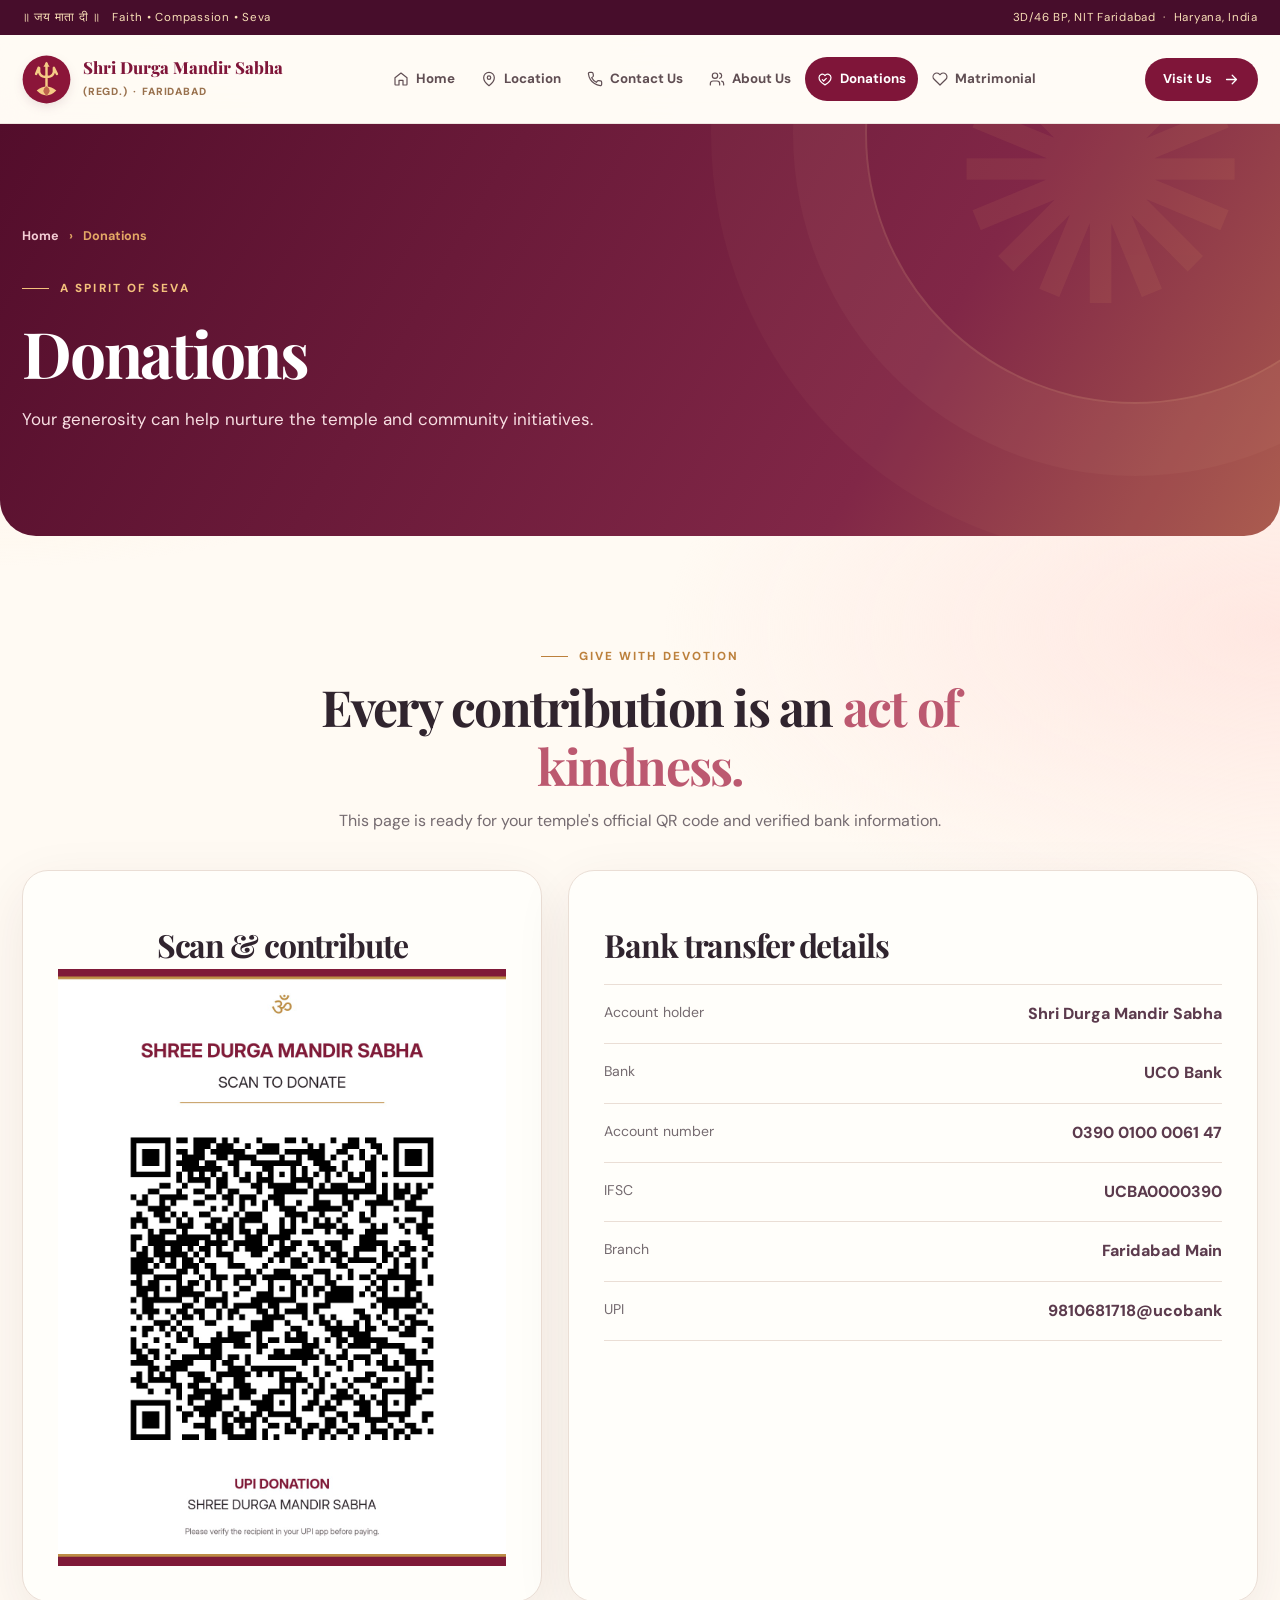
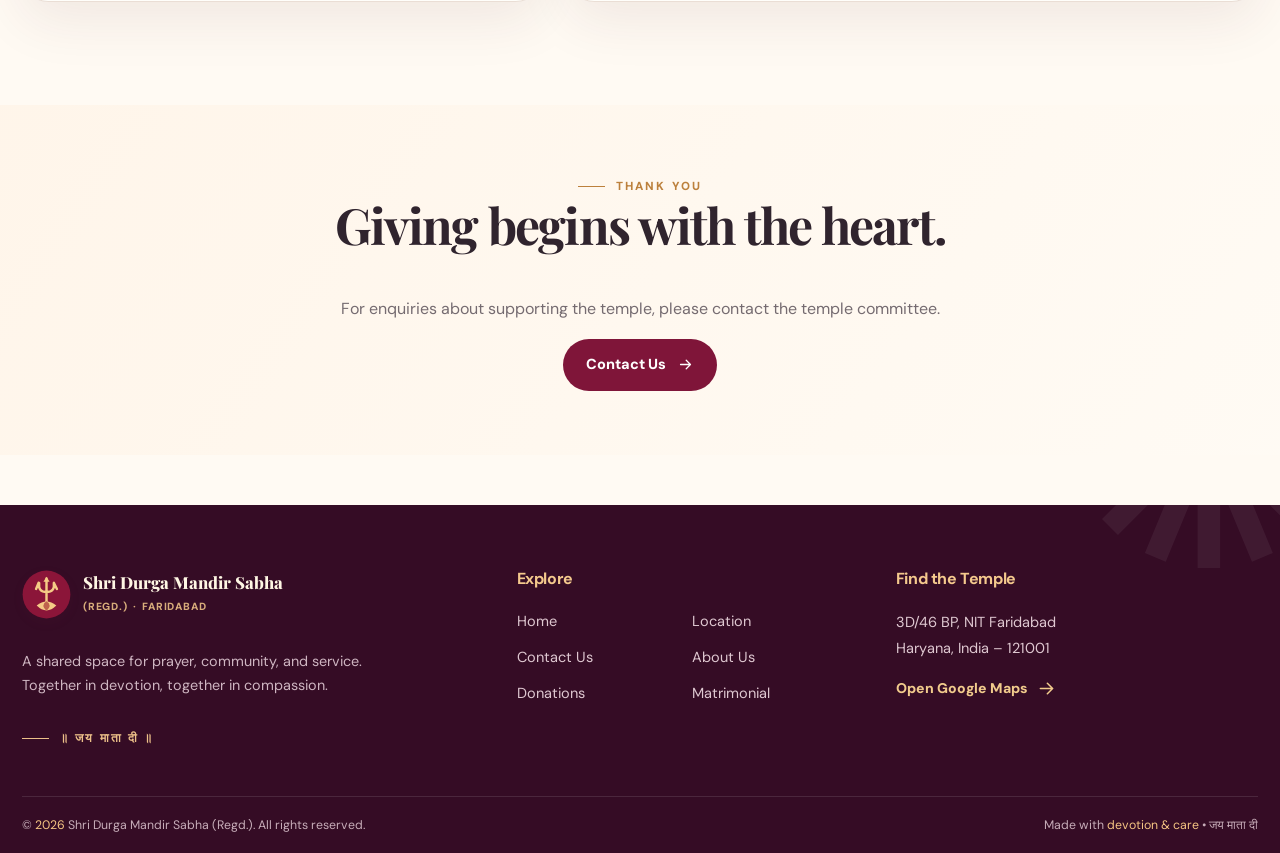
<file: donations.html>
<!doctype html>
<html lang="en">

<head>
    <meta charset="utf-8">
    <meta name="viewport" content="width=device-width,initial-scale=1">
    <meta name="theme-color" content="#7f1539">
    <meta name="description" content="Learn how to support Shri Durga Mandir Sabha (Regd.) and its temple seva in NIT Faridabad. Contact the committee to verify contribution details.">
    <title>Temple Donations &amp; Seva | Shri Durga Mandir Sabha</title>
    <meta name="robots" content="index,follow,max-image-preview:large">
    <meta name="googlebot" content="index,follow,max-image-preview:large">
    <link rel="canonical" href="https://shridurgamandirsabha.co.in/donations.html">
    <meta property="og:type" content="website">
    <meta property="og:locale" content="en_IN">
    <meta property="og:site_name" content="Shri Durga Mandir Sabha (Regd.)">
    <meta property="og:title" content="Temple Donations & Seva | Shri Durga Mandir Sabha">
    <meta property="og:description" content="Learn how to support the temple and community seva in NIT Faridabad. Contact the committee before making a contribution.">
    <meta property="og:url" content="https://shridurgamandirsabha.co.in/donations.html">
    <meta property="og:image" content="https://shridurgamandirsabha.co.in/assets/images/maa-durga.jpg">
    <meta property="og:image:alt" content="Devotional artwork of Maa Durga">
    <meta name="twitter:card" content="summary_large_image">
    <meta name="twitter:title" content="Temple Donations & Seva | Shri Durga Mandir Sabha">
    <meta name="twitter:description" content="Support temple seva in NIT Faridabad. Contact the committee to verify contribution details.">
    <meta name="twitter:image" content="https://shridurgamandirsabha.co.in/assets/images/maa-durga.jpg">
    <script type="application/ld+json">{"@context":"https://schema.org","@graph":[{"@type":"PlaceOfWorship","@id":"https://shridurgamandirsabha.co.in/#temple","name":"Shri Durga Mandir Sabha (Regd.)","url":"https://shridurgamandirsabha.co.in/","address":{"@type":"PostalAddress","streetAddress":"3D/46 BP, NIT Faridabad","addressLocality":"Faridabad","addressRegion":"Haryana","postalCode":"121001","addressCountry":"IN"},"hasMap":"https://www.google.com/maps?cid=5383188781301651617"},{"@type":"WebPage","@id":"https://shridurgamandirsabha.co.in/donations.html#webpage","url":"https://shridurgamandirsabha.co.in/donations.html","name":"Temple Donations & Seva | Shri Durga Mandir Sabha","description":"Learn how to support Shri Durga Mandir Sabha (Regd.) and its temple seva in NIT Faridabad.","isPartOf":{"@id":"https://shridurgamandirsabha.co.in/#website"},"about":{"@id":"https://shridurgamandirsabha.co.in/#temple"},"inLanguage":"en-IN"},{"@type":"BreadcrumbList","itemListElement":[{"@type":"ListItem","position":1,"name":"Home","item":"https://shridurgamandirsabha.co.in/"},{"@type":"ListItem","position":2,"name":"Donations","item":"https://shridurgamandirsabha.co.in/donations.html"}]}]}</script>
    <link rel="icon" type="image/svg+xml" href="assets/images/temple-mark.svg">
    <link rel="preconnect" href="https://fonts.googleapis.com">
    <link rel="preconnect" href="https://fonts.gstatic.com" crossorigin>
    <link rel="stylesheet" href="assets/css/styles.css">
    <script src="assets/js/site-data.js" defer></script>
    <script src="assets/js/app.js" defer></script>
</head>

<body><svg xmlns="http://www.w3.org/2000/svg" style="position:absolute;width:0;height:0;overflow:hidden"
        aria-hidden="true">
        <symbol id="icon-home" viewBox="0 0 24 24">
            <path d="m3 10 9-7 9 7v10a1 1 0 0 1-1 1h-5v-7H9v7H4a1 1 0 0 1-1-1z" />
        </symbol>
        <symbol id="icon-map-pin" viewBox="0 0 24 24">
            <path d="M20 10c0 6-8 12-8 12S4 16 4 10a8 8 0 1 1 16 0Z" />
            <circle cx="12" cy="10" r="2.6" />
        </symbol>
        <symbol id="icon-phone" viewBox="0 0 24 24">
            <path
                d="M22 16.92v3a2 2 0 0 1-2.18 2 19.79 19.79 0 0 1-8.63-3.07 19.5 19.5 0 0 1-6-6A19.79 19.79 0 0 1 2.12 4.2 2 2 0 0 1 4.11 2h3a2 2 0 0 1 2 1.72l.44 2.94a2 2 0 0 1-.57 1.73L7.09 10a16 16 0 0 0 6.9 6.9l1.61-1.89a2 2 0 0 1 1.73-.57l2.94.44a2 2 0 0 1 1.73 2Z" />
        </symbol>
        <symbol id="icon-users" viewBox="0 0 24 24">
            <path d="M16 21v-2a4 4 0 0 0-4-4H6a4 4 0 0 0-4 4v2" />
            <circle cx="9" cy="7" r="4" />
            <path d="M22 21v-2a4 4 0 0 0-3-3.87M16 3.13a4 4 0 0 1 0 7.75" />
        </symbol>
        <symbol id="icon-heart-handshake" viewBox="0 0 24 24">
            <path d="M12 20.8c-3-1.7-9-6.1-9-11a5 5 0 0 1 9-3 5 5 0 0 1 9 3c0 4.9-6 9.3-9 11Z" />
            <path d="m8 13 2 2 4-4" />
        </symbol>
        <symbol id="icon-heart" viewBox="0 0 24 24">
            <path d="M20.8 4.6a5.5 5.5 0 0 0-7.8 0l-1 1-1-1a5.5 5.5 0 0 0-7.8 7.8L12 21l8.8-8.6a5.5 5.5 0 0 0 0-7.8Z" />
        </symbol>
        <symbol id="icon-arrow-right" viewBox="0 0 24 24">
            <path d="M5 12h14m-6-6 6 6-6 6" />
        </symbol>
        <symbol id="icon-arrow-left" viewBox="0 0 24 24">
            <path d="M19 12H5m6 6-6-6 6-6" />
        </symbol>
        <symbol id="icon-arrow-up" viewBox="0 0 24 24">
            <path d="M12 19V5m-6 6 6-6 6 6" />
        </symbol>
        <symbol id="icon-chevron-down" viewBox="0 0 24 24">
            <path d="m6 9 6 6 6-6" />
        </symbol>
        <symbol id="icon-menu" viewBox="0 0 24 24">
            <path d="M4 6h16M4 12h16M4 18h16" />
        </symbol>
        <symbol id="icon-compass" viewBox="0 0 24 24">
            <circle cx="12" cy="12" r="10" />
            <path d="m16.2 7.8-2.6 5.8-5.8 2.6 2.6-5.8z" />
        </symbol>
        <symbol id="icon-calendar" viewBox="0 0 24 24">
            <rect x="3" y="5" width="18" height="16" rx="2" />
            <path d="M16 3v4M8 3v4M3 10h18" />
        </symbol>
        <symbol id="icon-check" viewBox="0 0 24 24">
            <path d="m5 12 4 4L19 6" />
        </symbol>
        <symbol id="icon-qr" viewBox="0 0 24 24">
            <rect x="3" y="3" width="7" height="7" rx="1" />
            <rect x="14" y="3" width="7" height="7" rx="1" />
            <rect x="3" y="14" width="7" height="7" rx="1" />
            <path d="M14 14h3v3h-3zM21 14v3h-2m-5 4h7v-3" />
        </symbol>
        <symbol id="icon-landmark" viewBox="0 0 24 24">
            <path d="m3 10 9-7 9 7H3Zm2 2v7m4-7v7m6-7v7m4-7v7M2 22h20M2 19h20" />
        </symbol>
        <symbol id="icon-sparkles" viewBox="0 0 24 24">
            <path
                d="m12 3 1.8 6.2L20 11l-6.2 1.8L12 19l-1.8-6.2L4 11l6.2-1.8L12 3ZM19 18l.7 2.3L22 21l-2.3.7L19 24l-.7-2.3L16 21l2.3-.7L19 18Z" />
        </symbol>
        <symbol id="icon-book-open" viewBox="0 0 24 24">
            <path d="M12 7C9 4 6 4 2 5v14c4-1 7-1 10 2m0-14c3-3 6-3 10-2v14c-4-1-7-1-10 2V7Z" />
        </symbol>
        <symbol id="icon-flower" viewBox="0 0 24 24">
            <path
                d="M12 12c-4-7-11-2-7 3 3 4 7 2 7-3Zm0 0c4-7 11-2 7 3-3 4-7 2-7-3Zm0 0c-7-4-2-11 3-7 4 3 2 7-3 7Zm0 0c-7 4-2 11 3 7 4-3 2-7-3-7Z" />
            <circle cx="12" cy="12" r="2" />
        </symbol>
        <symbol id="icon-mail" viewBox="0 0 24 24">
            <rect x="2" y="4" width="20" height="16" rx="2" />
            <path d="m2 7 10 7 10-7" />
        </symbol>
        <symbol id="icon-shield" viewBox="0 0 24 24">
            <path d="M12 22S4 18 4 11V5l8-3 8 3v6c0 7-8 11-8 11Z" />
            <path d="m9 12 2 2 4-4" />
        </symbol>
        <symbol id="icon-handshake" viewBox="0 0 24 24">
            <path d="m2 12 4-4 4 1 2-1 4 2 3-2 3 4-5 6a2 2 0 0 1-3 0l-4-4m-6 0 4 4a2 2 0 0 0 3 0" />
        </symbol>
        <symbol id="icon-globe" viewBox="0 0 24 24">
            <circle cx="12" cy="12" r="10" />
            <path d="M2 12h20M12 2c5 5 5 15 0 20M12 2c-5 5-5 15 0 20" />
        </symbol>
    </svg>
    <div class="topline">
        <div class="container"><span>॥ जय माता दी ॥ &nbsp; Faith • Compassion • Seva</span><span
                class="topline-right">3D/46 BP, NIT Faridabad &nbsp;·&nbsp; Haryana, India</span></div>
    </div>
    <header class="site-header">
        <div class="container header-inner"><a href="index.html" class="brand"
                aria-label="Shri Durga Mandir Sabha homepage"><img class="brand-logo"
                    src="assets/images/temple-mark.svg" alt="Temple emblem"><span><span class="brand-label">Shri Durga
                        Mandir Sabha</span><span class="brand-sub">(REGD.) &nbsp;·&nbsp; FARIDABAD</span></span></a>
            <nav id="primary-nav" class="primary-nav" aria-label="Main navigation"><a href="index.html"
                    class="nav-link "><svg class="icon" aria-hidden="true">
                        <use href="#icon-home"></use>
                    </svg> Home</a><a href="location.html" class="nav-link "><svg class="icon" aria-hidden="true">
                        <use href="#icon-map-pin"></use>
                    </svg> Location</a><a href="contact-us.html" class="nav-link "><svg class="icon" aria-hidden="true">
                        <use href="#icon-phone"></use>
                    </svg> Contact Us</a><a href="about-us.html" class="nav-link "><svg class="icon" aria-hidden="true">
                        <use href="#icon-users"></use>
                    </svg> About Us</a><a href="donations.html" class="nav-link active" aria-current="page"><svg
                        class="icon" aria-hidden="true">
                        <use href="#icon-heart-handshake"></use>
                    </svg> Donations</a><a href="matrimonial.html" class="nav-link "><svg class="icon"
                        aria-hidden="true">
                        <use href="#icon-heart"></use>
                    </svg> Matrimonial</a></nav><a class="button button-primary header-cta" href="location.html">Visit
                Us <svg class="icon" aria-hidden="true">
                    <use href="#icon-arrow-right"></use>
                </svg></a><button id="menu-toggle" class="mobile-menu-button" type="button" aria-label="Open menu"
                aria-controls="primary-nav" aria-expanded="false"><svg class="icon" aria-hidden="true">
                    <use href="#icon-menu"></use>
                </svg></button>
        </div>
    </header>
    <div id="mobile-overlay" class="mobile-overlay" aria-hidden="true"></div>
    <main id="main">
        <section class="page-hero">
            <div class="container">
                <div class="breadcrumbs"><a href="index.html">Home</a><span>›</span><span>Donations</span></div>
                <div class="eyebrow">A SPIRIT OF SEVA</div>
                <h1>Donations</h1>
                <p>Your generosity can help nurture the temple and community initiatives.</p>
            </div>
        </section>
        <section class="section container">
            <div class="section-heading" data-reveal><span class="eyebrow">GIVE WITH DEVOTION</span>
                <h2>Every contribution is an <span class="soft-text">act of kindness.</span></h2>
                <p>This page is ready for your temple's official QR code and verified bank information.</p>
            </div>
            <div class="donations-grid">
                <div class="qr-area" data-reveal>
                    <h2 style="margin:20px 0 5px">Scan & contribute</h2>
                    <img class="qr-sample" src="assets/images/durga-mandir-qr.jpeg" alt=" QR code for donations">
                </div>
                <div class="bank-card" data-reveal>
                    <h2 style="margin:20px 0 5px">Bank transfer details</h2>
                    <dl id="bank-details" class="bank-lines"></dl>
                </div>
            </div>
        </section>
        <section class="section-tight section-soft">
            <div class="container text-center"><span class="eyebrow">THANK YOU</span>
                <h2>Giving begins with the heart.</h2>
                <p class="muted">For enquiries about supporting the temple, please contact the temple committee.</p><a
                    class="button button-primary" href="contact-us.html">Contact Us <svg class="icon"
                        aria-hidden="true">
                        <use href="#icon-arrow-right"></use>
                    </svg></a>
            </div>
        </section>
    </main>
    <footer class="site-footer">
        <div class="container footer-main">
            <div><a href="index.html" class="brand"><img class="brand-logo" src="assets/images/temple-mark.svg"
                        alt=""><span><span class="brand-label">Shri Durga Mandir Sabha</span><span
                            class="brand-sub">(REGD.) &nbsp;·&nbsp; FARIDABAD</span></span></a>
                <p class="footer-about">A shared space for prayer, community, and service. Together in devotion,
                    together in compassion.</p><span class="eyebrow" style="color:#ecc089">॥ जय माता दी ॥</span>
            </div>
            <div>
                <h3 class="footer-heading">Explore</h3>
                <div class="footer-links"><a href="index.html">Home</a><a href="location.html">Location</a><a
                        href="contact-us.html">Contact Us</a><a href="about-us.html">About Us</a><a
                        href="donations.html">Donations</a><a href="matrimonial.html">Matrimonial</a></div>
            </div>
            <div>
                <h3 class="footer-heading">Find the Temple</h3>
                <address class="footer-address">3D/46 BP, NIT Faridabad<br>Haryana, India – 121001</address><a
                    class="footer-contact-action" href="https://www.google.com/maps?cid=5383188781301651617"
                    target="_blank" rel="noopener noreferrer">Open Google Maps <svg class="icon" aria-hidden="true">
                        <use href="#icon-arrow-right"></use>
                    </svg></a>
            </div>
        </div>
        <div class="container footer-bottom">
            <p>© <span data-current-year>2026</span> Shri Durga Mandir Sabha (Regd.). All rights reserved.</p>
            <p>Made with <span>devotion & care</span> • जय माता दी</p>
        </div>
    </footer><button id="back-top" class="back-top" type="button" aria-label="Back to top"><svg class="icon"
            aria-hidden="true">
            <use href="#icon-arrow-up"></use>
        </svg></button>
</body>

</html>
</file>
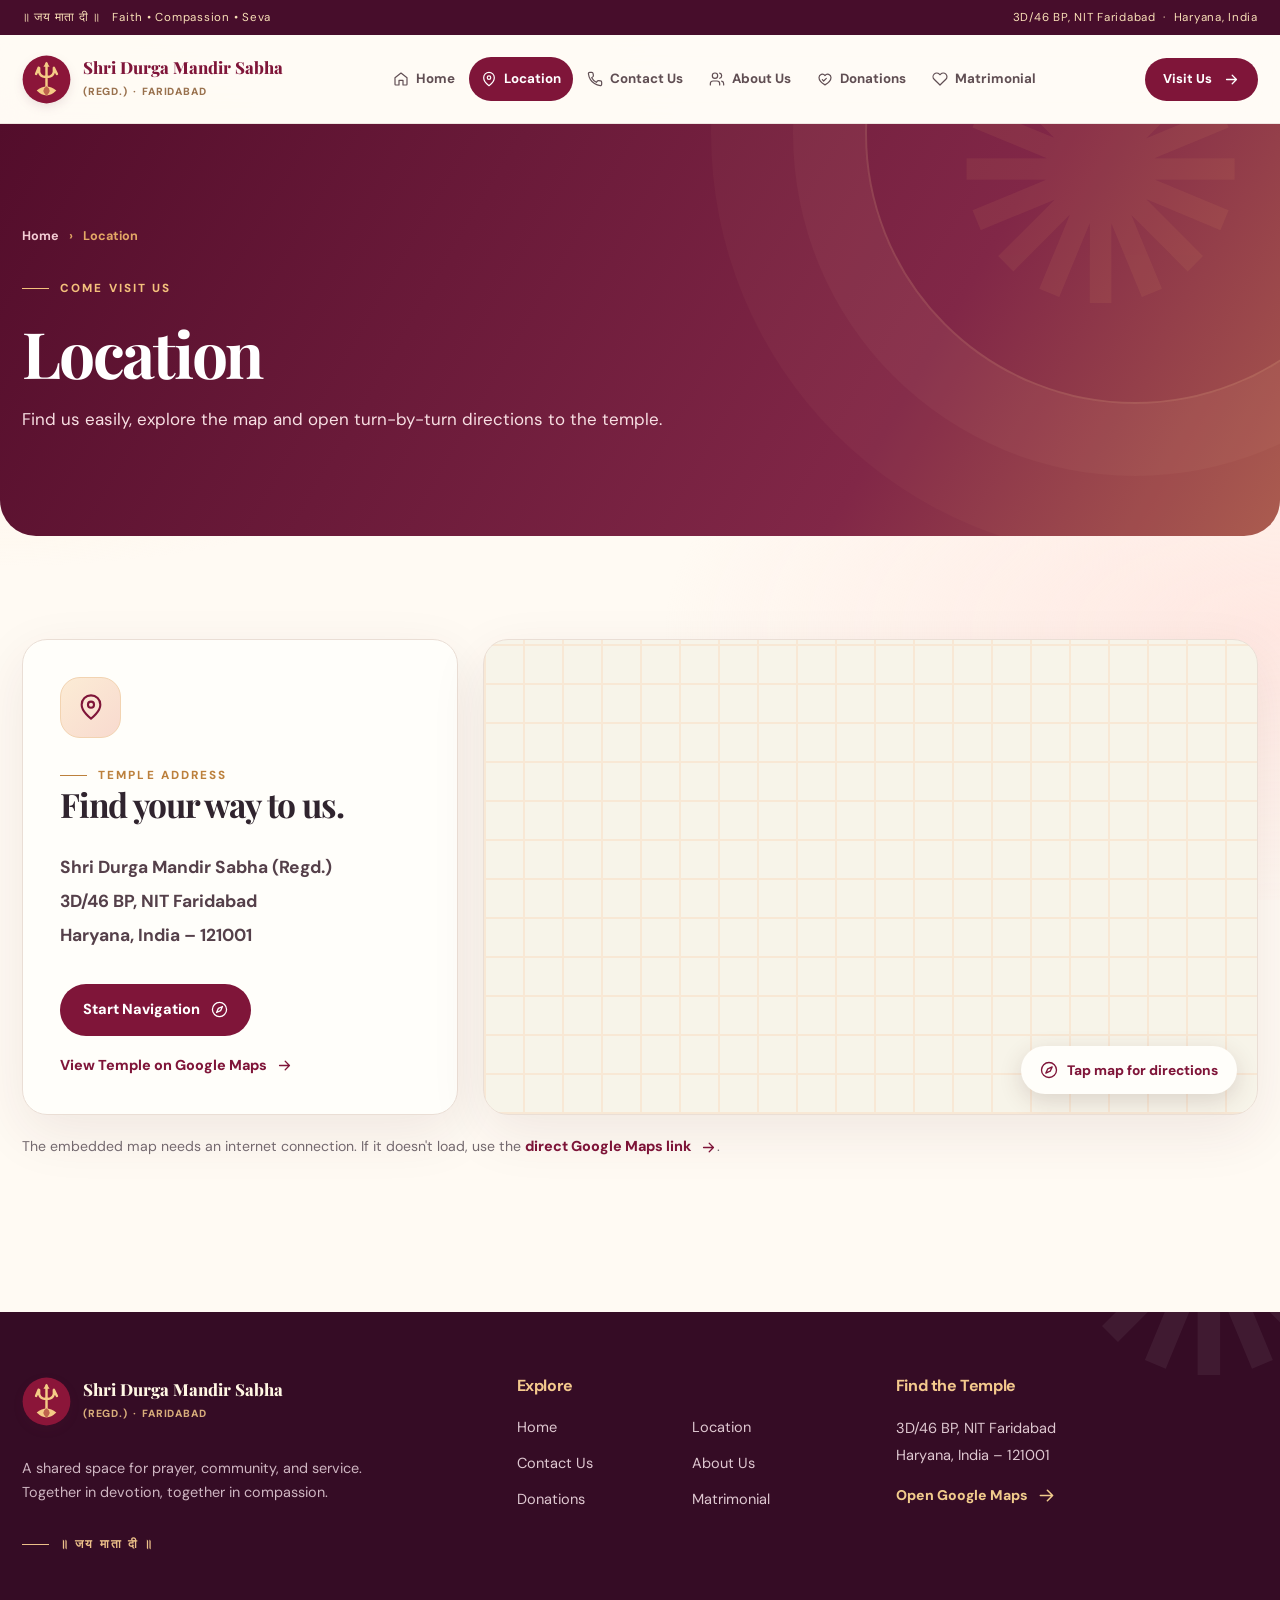
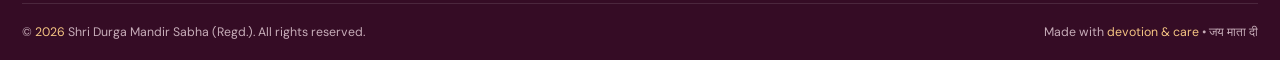
<file: location.html>
<!doctype html><html lang="en"><head><meta charset="utf-8"><meta name="viewport" content="width=device-width,initial-scale=1"><meta name="theme-color" content="#7f1539"><meta name="description" content="Find Shri Durga Mandir Sabha (Regd.) at 3D/46 BP, NIT Faridabad, Haryana 121001."><meta name="robots" content="index,follow,max-image-preview:large"><meta name="googlebot" content="index,follow,max-image-preview:large"><link rel="canonical" href="https://shridurgamandirsabha.co.in/location.html"><meta property="og:type" content="website"><meta property="og:locale" content="en_IN"><meta property="og:site_name" content="Shri Durga Mandir Sabha (Regd.)"><meta property="og:title" content="Temple Location | Shri Durga Mandir Sabha, Faridabad"><meta property="og:description" content="Find Shri Durga Mandir Sabha at 3D/46 BP, NIT Faridabad, Haryana 121001. View the map and get directions."><meta property="og:url" content="https://shridurgamandirsabha.co.in/location.html"><meta property="og:image" content="https://shridurgamandirsabha.co.in/assets/images/maa-durga.jpg"><meta property="og:image:alt" content="Devotional artwork of Maa Durga"><meta name="twitter:card" content="summary_large_image"><meta name="twitter:title" content="Temple Location | Shri Durga Mandir Sabha, Faridabad"><meta name="twitter:description" content="Find the temple at 3D/46 BP, NIT Faridabad and get directions."><meta name="twitter:image" content="https://shridurgamandirsabha.co.in/assets/images/maa-durga.jpg"><script type="application/ld+json">{"@context":"https://schema.org","@graph":[{"@type":"PlaceOfWorship","@id":"https://shridurgamandirsabha.co.in/#temple","name":"Shri Durga Mandir Sabha (Regd.)","url":"https://shridurgamandirsabha.co.in/","image":"https://shridurgamandirsabha.co.in/assets/images/maa-durga.jpg","address":{"@type":"PostalAddress","streetAddress":"3D/46 BP, NIT Faridabad","addressLocality":"Faridabad","addressRegion":"Haryana","postalCode":"121001","addressCountry":"IN"},"hasMap":"https://www.google.com/maps?cid=5383188781301651617"},{"@type":"WebPage","@id":"https://shridurgamandirsabha.co.in/location.html#webpage","url":"https://shridurgamandirsabha.co.in/location.html","name":"Temple Location | Shri Durga Mandir Sabha, Faridabad","description":"Find Shri Durga Mandir Sabha (Regd.) at 3D/46 BP, NIT Faridabad, Haryana 121001.","isPartOf":{"@id":"https://shridurgamandirsabha.co.in/#website"},"about":{"@id":"https://shridurgamandirsabha.co.in/#temple"},"inLanguage":"en-IN"},{"@type":"BreadcrumbList","itemListElement":[{"@type":"ListItem","position":1,"name":"Home","item":"https://shridurgamandirsabha.co.in/"},{"@type":"ListItem","position":2,"name":"Location","item":"https://shridurgamandirsabha.co.in/location.html"}]}]}</script><title>Location | Shri Durga Mandir Sabha (Regd.)</title><link rel="icon" type="image/svg+xml" href="assets/images/temple-mark.svg"><link rel="preconnect" href="https://fonts.googleapis.com"><link rel="preconnect" href="https://fonts.gstatic.com" crossorigin><link rel="stylesheet" href="assets/css/styles.css"><script src="assets/js/site-data.js" defer></script><script src="assets/js/app.js" defer></script></head><body><svg xmlns="http://www.w3.org/2000/svg" style="position:absolute;width:0;height:0;overflow:hidden" aria-hidden="true"><symbol id="icon-home" viewBox="0 0 24 24"><path d="m3 10 9-7 9 7v10a1 1 0 0 1-1 1h-5v-7H9v7H4a1 1 0 0 1-1-1z"/></symbol><symbol id="icon-map-pin" viewBox="0 0 24 24"><path d="M20 10c0 6-8 12-8 12S4 16 4 10a8 8 0 1 1 16 0Z"/><circle cx="12" cy="10" r="2.6"/></symbol><symbol id="icon-phone" viewBox="0 0 24 24"><path d="M22 16.92v3a2 2 0 0 1-2.18 2 19.79 19.79 0 0 1-8.63-3.07 19.5 19.5 0 0 1-6-6A19.79 19.79 0 0 1 2.12 4.2 2 2 0 0 1 4.11 2h3a2 2 0 0 1 2 1.72l.44 2.94a2 2 0 0 1-.57 1.73L7.09 10a16 16 0 0 0 6.9 6.9l1.61-1.89a2 2 0 0 1 1.73-.57l2.94.44a2 2 0 0 1 1.73 2Z"/></symbol><symbol id="icon-users" viewBox="0 0 24 24"><path d="M16 21v-2a4 4 0 0 0-4-4H6a4 4 0 0 0-4 4v2"/><circle cx="9" cy="7" r="4"/><path d="M22 21v-2a4 4 0 0 0-3-3.87M16 3.13a4 4 0 0 1 0 7.75"/></symbol><symbol id="icon-heart-handshake" viewBox="0 0 24 24"><path d="M12 20.8c-3-1.7-9-6.1-9-11a5 5 0 0 1 9-3 5 5 0 0 1 9 3c0 4.9-6 9.3-9 11Z"/><path d="m8 13 2 2 4-4"/></symbol><symbol id="icon-heart" viewBox="0 0 24 24"><path d="M20.8 4.6a5.5 5.5 0 0 0-7.8 0l-1 1-1-1a5.5 5.5 0 0 0-7.8 7.8L12 21l8.8-8.6a5.5 5.5 0 0 0 0-7.8Z"/></symbol><symbol id="icon-arrow-right" viewBox="0 0 24 24"><path d="M5 12h14m-6-6 6 6-6 6"/></symbol><symbol id="icon-arrow-left" viewBox="0 0 24 24"><path d="M19 12H5m6 6-6-6 6-6"/></symbol><symbol id="icon-arrow-up" viewBox="0 0 24 24"><path d="M12 19V5m-6 6 6-6 6 6"/></symbol><symbol id="icon-chevron-down" viewBox="0 0 24 24"><path d="m6 9 6 6 6-6"/></symbol><symbol id="icon-menu" viewBox="0 0 24 24"><path d="M4 6h16M4 12h16M4 18h16"/></symbol><symbol id="icon-compass" viewBox="0 0 24 24"><circle cx="12" cy="12" r="10"/><path d="m16.2 7.8-2.6 5.8-5.8 2.6 2.6-5.8z"/></symbol><symbol id="icon-calendar" viewBox="0 0 24 24"><rect x="3" y="5" width="18" height="16" rx="2"/><path d="M16 3v4M8 3v4M3 10h18"/></symbol><symbol id="icon-check" viewBox="0 0 24 24"><path d="m5 12 4 4L19 6"/></symbol><symbol id="icon-qr" viewBox="0 0 24 24"><rect x="3" y="3" width="7" height="7" rx="1"/><rect x="14" y="3" width="7" height="7" rx="1"/><rect x="3" y="14" width="7" height="7" rx="1"/><path d="M14 14h3v3h-3zM21 14v3h-2m-5 4h7v-3"/></symbol><symbol id="icon-landmark" viewBox="0 0 24 24"><path d="m3 10 9-7 9 7H3Zm2 2v7m4-7v7m6-7v7m4-7v7M2 22h20M2 19h20"/></symbol><symbol id="icon-sparkles" viewBox="0 0 24 24"><path d="m12 3 1.8 6.2L20 11l-6.2 1.8L12 19l-1.8-6.2L4 11l6.2-1.8L12 3ZM19 18l.7 2.3L22 21l-2.3.7L19 24l-.7-2.3L16 21l2.3-.7L19 18Z"/></symbol><symbol id="icon-book-open" viewBox="0 0 24 24"><path d="M12 7C9 4 6 4 2 5v14c4-1 7-1 10 2m0-14c3-3 6-3 10-2v14c-4-1-7-1-10 2V7Z"/></symbol><symbol id="icon-flower" viewBox="0 0 24 24"><path d="M12 12c-4-7-11-2-7 3 3 4 7 2 7-3Zm0 0c4-7 11-2 7 3-3 4-7 2-7-3Zm0 0c-7-4-2-11 3-7 4 3 2 7-3 7Zm0 0c-7 4-2 11 3 7 4-3 2-7-3-7Z"/><circle cx="12" cy="12" r="2"/></symbol><symbol id="icon-mail" viewBox="0 0 24 24"><rect x="2" y="4" width="20" height="16" rx="2"/><path d="m2 7 10 7 10-7"/></symbol><symbol id="icon-shield" viewBox="0 0 24 24"><path d="M12 22S4 18 4 11V5l8-3 8 3v6c0 7-8 11-8 11Z"/><path d="m9 12 2 2 4-4"/></symbol><symbol id="icon-handshake" viewBox="0 0 24 24"><path d="m2 12 4-4 4 1 2-1 4 2 3-2 3 4-5 6a2 2 0 0 1-3 0l-4-4m-6 0 4 4a2 2 0 0 0 3 0"/></symbol><symbol id="icon-globe" viewBox="0 0 24 24"><circle cx="12" cy="12" r="10"/><path d="M2 12h20M12 2c5 5 5 15 0 20M12 2c-5 5-5 15 0 20"/></symbol></svg><div class="topline"><div class="container"><span>॥ जय माता दी ॥ &nbsp; Faith • Compassion • Seva</span><span class="topline-right">3D/46 BP, NIT Faridabad &nbsp;·&nbsp; Haryana, India</span></div></div>
<header class="site-header"><div class="container header-inner"><a href="index.html" class="brand" aria-label="Shri Durga Mandir Sabha homepage"><img class="brand-logo" src="assets/images/temple-mark.svg" alt="Temple emblem"><span><span class="brand-label">Shri Durga Mandir Sabha</span><span class="brand-sub">(REGD.) &nbsp;·&nbsp; FARIDABAD</span></span></a><nav id="primary-nav" class="primary-nav" aria-label="Main navigation"><a href="index.html" class="nav-link " ><svg class="icon" aria-hidden="true"><use href="#icon-home"></use></svg> Home</a><a href="location.html" class="nav-link active" aria-current="page"><svg class="icon" aria-hidden="true"><use href="#icon-map-pin"></use></svg> Location</a><a href="contact-us.html" class="nav-link " ><svg class="icon" aria-hidden="true"><use href="#icon-phone"></use></svg> Contact Us</a><a href="about-us.html" class="nav-link " ><svg class="icon" aria-hidden="true"><use href="#icon-users"></use></svg> About Us</a><a href="donations.html" class="nav-link " ><svg class="icon" aria-hidden="true"><use href="#icon-heart-handshake"></use></svg> Donations</a><a href="matrimonial.html" class="nav-link " ><svg class="icon" aria-hidden="true"><use href="#icon-heart"></use></svg> Matrimonial</a></nav><a class="button button-primary header-cta" href="location.html">Visit Us <svg class="icon" aria-hidden="true"><use href="#icon-arrow-right"></use></svg></a><button id="menu-toggle" class="mobile-menu-button" type="button" aria-label="Open menu" aria-controls="primary-nav" aria-expanded="false"><svg class="icon" aria-hidden="true"><use href="#icon-menu"></use></svg></button></div></header><div id="mobile-overlay" class="mobile-overlay" aria-hidden="true"></div><main id="main"><section class="page-hero"><div class="container"><div class="breadcrumbs"><a href="index.html">Home</a><span>›</span><span>Location</span></div><div class="eyebrow">COME VISIT US</div><h1>Location</h1><p>Find us easily, explore the map and open turn-by-turn directions to the temple.</p></div></section>
<section class="section container"><div class="address-layout"><div class="address-card" data-reveal><div class="service-icon"><svg class="icon" aria-hidden="true"><use href="#icon-map-pin"></use></svg></div><span class="eyebrow">TEMPLE ADDRESS</span><h2>Find your way to us.</h2><address>Shri Durga Mandir Sabha (Regd.)<br>3D/46 BP, NIT Faridabad<br>Haryana, India – 121001</address><a class="button button-primary" href="https://www.google.com/maps/dir/?api=1&amp;destination=3D%2F46%20BP%2C%20NIT%20Faridabad%2C%20Haryana%20121001&amp;travelmode=driving" target="_blank" rel="noopener noreferrer">Start Navigation <svg class="icon" aria-hidden="true"><use href="#icon-compass"></use></svg></a><a style="margin-top:18px" class="text-link" href="https://www.google.com/maps?cid=5383188781301651617" target="_blank" rel="noopener noreferrer">View Temple on Google Maps <svg class="icon" aria-hidden="true"><use href="#icon-arrow-right"></use></svg></a></div>
<div class="map-card" data-reveal aria-label="Temple location map"><iframe title="Map showing Shri Durga Mandir Sabha in NIT Faridabad" loading="lazy" referrerpolicy="no-referrer-when-downgrade" src="https://maps.google.com/maps?q=3D%2F46%20BP%2C%20NIT%20Faridabad%2C%20Haryana%20121001&amp;output=embed"></iframe><a class="map-cover" aria-label="Click map to open driving directions in Google Maps" href="https://www.google.com/maps/dir/?api=1&amp;destination=3D%2F46%20BP%2C%20NIT%20Faridabad%2C%20Haryana%20121001&amp;travelmode=driving" target="_blank" rel="noopener noreferrer"><span class="map-chip"><svg class="icon" aria-hidden="true"><use href="#icon-compass"></use></svg> Tap map for directions</span></a></div></div><p class="muted" style="font-size:.88rem;margin:20px 0 0">The embedded map needs an internet connection. If it doesn't load, use the <a class="text-link" href="https://www.google.com/maps?cid=5383188781301651617" target="_blank" rel="noopener noreferrer">direct Google Maps link <svg class="icon" aria-hidden="true"><use href="#icon-arrow-right"></use></svg></a>.</p></section></main><footer class="site-footer"><div class="container footer-main"><div><a href="index.html" class="brand"><img class="brand-logo" src="assets/images/temple-mark.svg" alt=""><span><span class="brand-label">Shri Durga Mandir Sabha</span><span class="brand-sub">(REGD.) &nbsp;·&nbsp; FARIDABAD</span></span></a><p class="footer-about">A shared space for prayer, community, and service. Together in devotion, together in compassion.</p><span class="eyebrow" style="color:#ecc089">॥ जय माता दी ॥</span></div><div><h3 class="footer-heading">Explore</h3><div class="footer-links"><a href="index.html">Home</a><a href="location.html">Location</a><a href="contact-us.html">Contact Us</a><a href="about-us.html">About Us</a><a href="donations.html">Donations</a><a href="matrimonial.html">Matrimonial</a></div></div><div><h3 class="footer-heading">Find the Temple</h3><address class="footer-address">3D/46 BP, NIT Faridabad<br>Haryana, India – 121001</address><a class="footer-contact-action" href="https://www.google.com/maps?cid=5383188781301651617" target="_blank" rel="noopener noreferrer">Open Google Maps <svg class="icon" aria-hidden="true"><use href="#icon-arrow-right"></use></svg></a></div></div><div class="container footer-bottom"><p>© <span data-current-year>2026</span> Shri Durga Mandir Sabha (Regd.). All rights reserved.</p><p>Made with <span>devotion & care</span> • जय माता दी</p></div></footer><button id="back-top" class="back-top" type="button" aria-label="Back to top"><svg class="icon" aria-hidden="true"><use href="#icon-arrow-up"></use></svg></button></body></html>
</file>
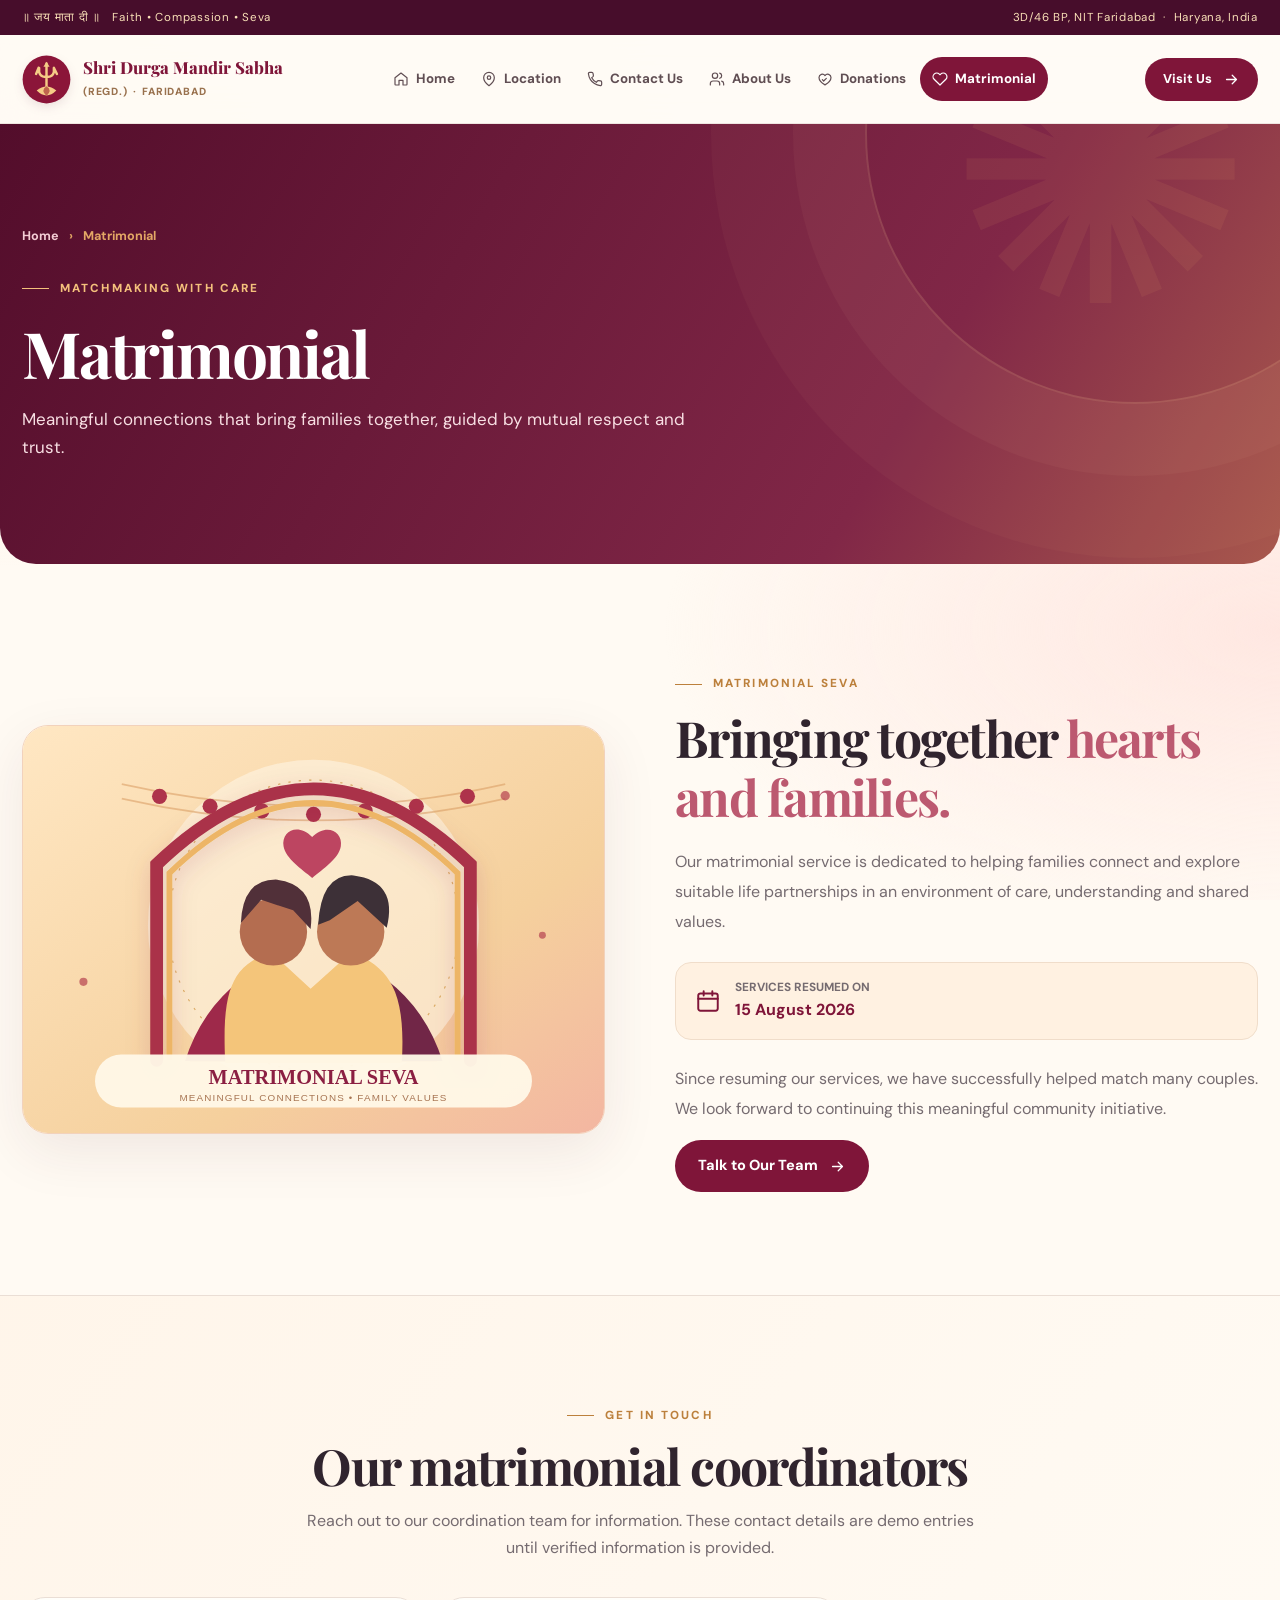
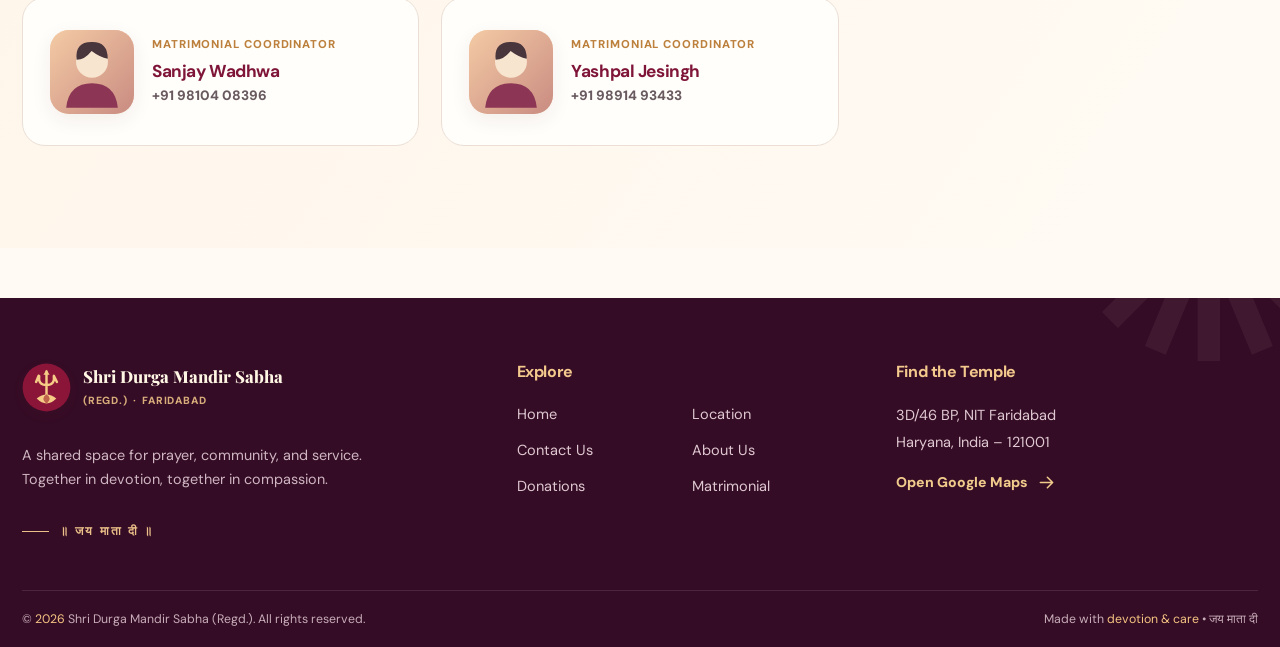
<file: matrimonial.html>
<!doctype html>
<html lang="en">

<head>
    <meta charset="utf-8">
    <meta name="viewport" content="width=device-width,initial-scale=1">
    <meta name="theme-color" content="#7f1539">
    <meta name="description" content="Explore matrimonial seva at Shri Durga Mandir Sabha (Regd.) in Faridabad, helping families connect with care, trust and shared values.">
    <title>Matrimonial Seva in Faridabad | Shri Durga Mandir Sabha</title>
    <meta name="robots" content="index,follow,max-image-preview:large">
    <meta name="googlebot" content="index,follow,max-image-preview:large">
    <link rel="canonical" href="https://shridurgamandirsabha.co.in/matrimonial.html">
    <meta property="og:type" content="website">
    <meta property="og:locale" content="en_IN">
    <meta property="og:site_name" content="Shri Durga Mandir Sabha (Regd.)">
    <meta property="og:title" content="Matrimonial Seva in Faridabad | Shri Durga Mandir Sabha">
    <meta property="og:description" content="A community matrimonial service helping families connect with care, trust and shared values in Faridabad.">
    <meta property="og:url" content="https://shridurgamandirsabha.co.in/matrimonial.html">
    <meta property="og:image" content="https://shridurgamandirsabha.co.in/assets/images/matrimonial-banner.jpeg">
    <meta property="og:image:alt" content="Matrimonial seva banner for Shri Durga Mandir Sabha">
    <meta name="twitter:card" content="summary_large_image">
    <meta name="twitter:title" content="Matrimonial Seva in Faridabad | Shri Durga Mandir Sabha">
    <meta name="twitter:description" content="Helping families connect with care, trust and shared values in Faridabad.">
    <meta name="twitter:image" content="https://shridurgamandirsabha.co.in/assets/images/matrimonial-banner.jpeg">
    <script type="application/ld+json">{"@context":"https://schema.org","@graph":[{"@type":"PlaceOfWorship","@id":"https://shridurgamandirsabha.co.in/#temple","name":"Shri Durga Mandir Sabha (Regd.)","url":"https://shridurgamandirsabha.co.in/","address":{"@type":"PostalAddress","streetAddress":"3D/46 BP, NIT Faridabad","addressLocality":"Faridabad","addressRegion":"Haryana","postalCode":"121001","addressCountry":"IN"},"hasMap":"https://www.google.com/maps?cid=5383188781301651617"},{"@type":"WebPage","@id":"https://shridurgamandirsabha.co.in/matrimonial.html#webpage","url":"https://shridurgamandirsabha.co.in/matrimonial.html","name":"Matrimonial Seva in Faridabad | Shri Durga Mandir Sabha","description":"Explore matrimonial seva at Shri Durga Mandir Sabha (Regd.) in Faridabad, helping families connect with care, trust and shared values.","isPartOf":{"@id":"https://shridurgamandirsabha.co.in/#website"},"about":{"@id":"https://shridurgamandirsabha.co.in/#temple"},"inLanguage":"en-IN"},{"@type":"BreadcrumbList","itemListElement":[{"@type":"ListItem","position":1,"name":"Home","item":"https://shridurgamandirsabha.co.in/"},{"@type":"ListItem","position":2,"name":"Matrimonial","item":"https://shridurgamandirsabha.co.in/matrimonial.html"}]}]}</script>
    <link rel="icon" type="image/svg+xml" href="assets/images/temple-mark.svg">
    <link rel="preconnect" href="https://fonts.googleapis.com">
    <link rel="preconnect" href="https://fonts.gstatic.com" crossorigin>
    <link rel="stylesheet" href="assets/css/styles.css">
    <script src="assets/js/site-data.js" defer></script>
    <script src="assets/js/app.js" defer></script>
</head>

<body><svg xmlns="http://www.w3.org/2000/svg" style="position:absolute;width:0;height:0;overflow:hidden"
        aria-hidden="true">
        <symbol id="icon-home" viewBox="0 0 24 24">
            <path d="m3 10 9-7 9 7v10a1 1 0 0 1-1 1h-5v-7H9v7H4a1 1 0 0 1-1-1z" />
        </symbol>
        <symbol id="icon-map-pin" viewBox="0 0 24 24">
            <path d="M20 10c0 6-8 12-8 12S4 16 4 10a8 8 0 1 1 16 0Z" />
            <circle cx="12" cy="10" r="2.6" />
        </symbol>
        <symbol id="icon-phone" viewBox="0 0 24 24">
            <path
                d="M22 16.92v3a2 2 0 0 1-2.18 2 19.79 19.79 0 0 1-8.63-3.07 19.5 19.5 0 0 1-6-6A19.79 19.79 0 0 1 2.12 4.2 2 2 0 0 1 4.11 2h3a2 2 0 0 1 2 1.72l.44 2.94a2 2 0 0 1-.57 1.73L7.09 10a16 16 0 0 0 6.9 6.9l1.61-1.89a2 2 0 0 1 1.73-.57l2.94.44a2 2 0 0 1 1.73 2Z" />
        </symbol>
        <symbol id="icon-users" viewBox="0 0 24 24">
            <path d="M16 21v-2a4 4 0 0 0-4-4H6a4 4 0 0 0-4 4v2" />
            <circle cx="9" cy="7" r="4" />
            <path d="M22 21v-2a4 4 0 0 0-3-3.87M16 3.13a4 4 0 0 1 0 7.75" />
        </symbol>
        <symbol id="icon-heart-handshake" viewBox="0 0 24 24">
            <path d="M12 20.8c-3-1.7-9-6.1-9-11a5 5 0 0 1 9-3 5 5 0 0 1 9 3c0 4.9-6 9.3-9 11Z" />
            <path d="m8 13 2 2 4-4" />
        </symbol>
        <symbol id="icon-heart" viewBox="0 0 24 24">
            <path d="M20.8 4.6a5.5 5.5 0 0 0-7.8 0l-1 1-1-1a5.5 5.5 0 0 0-7.8 7.8L12 21l8.8-8.6a5.5 5.5 0 0 0 0-7.8Z" />
        </symbol>
        <symbol id="icon-arrow-right" viewBox="0 0 24 24">
            <path d="M5 12h14m-6-6 6 6-6 6" />
        </symbol>
        <symbol id="icon-arrow-left" viewBox="0 0 24 24">
            <path d="M19 12H5m6 6-6-6 6-6" />
        </symbol>
        <symbol id="icon-arrow-up" viewBox="0 0 24 24">
            <path d="M12 19V5m-6 6 6-6 6 6" />
        </symbol>
        <symbol id="icon-chevron-down" viewBox="0 0 24 24">
            <path d="m6 9 6 6 6-6" />
        </symbol>
        <symbol id="icon-menu" viewBox="0 0 24 24">
            <path d="M4 6h16M4 12h16M4 18h16" />
        </symbol>
        <symbol id="icon-compass" viewBox="0 0 24 24">
            <circle cx="12" cy="12" r="10" />
            <path d="m16.2 7.8-2.6 5.8-5.8 2.6 2.6-5.8z" />
        </symbol>
        <symbol id="icon-calendar" viewBox="0 0 24 24">
            <rect x="3" y="5" width="18" height="16" rx="2" />
            <path d="M16 3v4M8 3v4M3 10h18" />
        </symbol>
        <symbol id="icon-check" viewBox="0 0 24 24">
            <path d="m5 12 4 4L19 6" />
        </symbol>
        <symbol id="icon-qr" viewBox="0 0 24 24">
            <rect x="3" y="3" width="7" height="7" rx="1" />
            <rect x="14" y="3" width="7" height="7" rx="1" />
            <rect x="3" y="14" width="7" height="7" rx="1" />
            <path d="M14 14h3v3h-3zM21 14v3h-2m-5 4h7v-3" />
        </symbol>
        <symbol id="icon-landmark" viewBox="0 0 24 24">
            <path d="m3 10 9-7 9 7H3Zm2 2v7m4-7v7m6-7v7m4-7v7M2 22h20M2 19h20" />
        </symbol>
        <symbol id="icon-sparkles" viewBox="0 0 24 24">
            <path
                d="m12 3 1.8 6.2L20 11l-6.2 1.8L12 19l-1.8-6.2L4 11l6.2-1.8L12 3ZM19 18l.7 2.3L22 21l-2.3.7L19 24l-.7-2.3L16 21l2.3-.7L19 18Z" />
        </symbol>
        <symbol id="icon-book-open" viewBox="0 0 24 24">
            <path d="M12 7C9 4 6 4 2 5v14c4-1 7-1 10 2m0-14c3-3 6-3 10-2v14c-4-1-7-1-10 2V7Z" />
        </symbol>
        <symbol id="icon-flower" viewBox="0 0 24 24">
            <path
                d="M12 12c-4-7-11-2-7 3 3 4 7 2 7-3Zm0 0c4-7 11-2 7 3-3 4-7 2-7-3Zm0 0c-7-4-2-11 3-7 4 3 2 7-3 7Zm0 0c-7 4-2 11 3 7 4-3 2-7-3-7Z" />
            <circle cx="12" cy="12" r="2" />
        </symbol>
        <symbol id="icon-mail" viewBox="0 0 24 24">
            <rect x="2" y="4" width="20" height="16" rx="2" />
            <path d="m2 7 10 7 10-7" />
        </symbol>
        <symbol id="icon-shield" viewBox="0 0 24 24">
            <path d="M12 22S4 18 4 11V5l8-3 8 3v6c0 7-8 11-8 11Z" />
            <path d="m9 12 2 2 4-4" />
        </symbol>
        <symbol id="icon-handshake" viewBox="0 0 24 24">
            <path d="m2 12 4-4 4 1 2-1 4 2 3-2 3 4-5 6a2 2 0 0 1-3 0l-4-4m-6 0 4 4a2 2 0 0 0 3 0" />
        </symbol>
        <symbol id="icon-globe" viewBox="0 0 24 24">
            <circle cx="12" cy="12" r="10" />
            <path d="M2 12h20M12 2c5 5 5 15 0 20M12 2c-5 5-5 15 0 20" />
        </symbol>
    </svg>
    <div class="topline">
        <div class="container"><span>॥ जय माता दी ॥ &nbsp; Faith • Compassion • Seva</span><span
                class="topline-right">3D/46 BP, NIT Faridabad &nbsp;·&nbsp; Haryana, India</span></div>
    </div>
    <header class="site-header">
        <div class="container header-inner"><a href="index.html" class="brand"
                aria-label="Shri Durga Mandir Sabha homepage"><img class="brand-logo"
                    src="assets/images/temple-mark.svg" alt="Temple emblem"><span><span class="brand-label">Shri Durga
                        Mandir Sabha</span><span class="brand-sub">(REGD.) &nbsp;·&nbsp; FARIDABAD</span></span></a>
            <nav id="primary-nav" class="primary-nav" aria-label="Main navigation"><a href="index.html"
                    class="nav-link "><svg class="icon" aria-hidden="true">
                        <use href="#icon-home"></use>
                    </svg> Home</a><a href="location.html" class="nav-link "><svg class="icon" aria-hidden="true">
                        <use href="#icon-map-pin"></use>
                    </svg> Location</a><a href="contact-us.html" class="nav-link "><svg class="icon" aria-hidden="true">
                        <use href="#icon-phone"></use>
                    </svg> Contact Us</a><a href="about-us.html" class="nav-link "><svg class="icon" aria-hidden="true">
                        <use href="#icon-users"></use>
                    </svg> About Us</a><a href="donations.html" class="nav-link "><svg class="icon" aria-hidden="true">
                        <use href="#icon-heart-handshake"></use>
                    </svg> Donations</a><a href="matrimonial.html" class="nav-link active" aria-current="page"><svg
                        class="icon" aria-hidden="true">
                        <use href="#icon-heart"></use>
                    </svg> Matrimonial</a></nav><a class="button button-primary header-cta" href="location.html">Visit
                Us <svg class="icon" aria-hidden="true">
                    <use href="#icon-arrow-right"></use>
                </svg></a><button id="menu-toggle" class="mobile-menu-button" type="button" aria-label="Open menu"
                aria-controls="primary-nav" aria-expanded="false"><svg class="icon" aria-hidden="true">
                    <use href="#icon-menu"></use>
                </svg></button>
        </div>
    </header>
    <div id="mobile-overlay" class="mobile-overlay" aria-hidden="true"></div>
    <main id="main">
        <section class="page-hero">
            <div class="container">
                <div class="breadcrumbs"><a href="index.html">Home</a><span>›</span><span>Matrimonial</span></div>
                <div class="eyebrow">MATCHMAKING WITH CARE</div>
                <h1>Matrimonial</h1>
                <p>Meaningful connections that bring families together, guided by mutual respect and trust.</p>
            </div>
        </section>
        <section class="section container">
            <div class="matrimonial-layout">
                <div class="matrimonial-art" data-reveal><img src="assets/images/matrimonial-art.svg"
                        alt="Matrimonial Seva — illustration symbolizing meaningful matchmaking and family values">
                </div>
                <div class="matrimonial-copy" data-reveal><span class="eyebrow">MATRIMONIAL SEVA</span>
                    <h2>Bringing together <span class="soft-text">hearts and families.</span></h2>
                    <p>Our matrimonial service is dedicated to helping families connect and explore suitable life
                        partnerships in an environment of care, understanding and shared values.</p>
                    <div class="date-highlight"><svg class="icon" aria-hidden="true">
                            <use href="#icon-calendar"></use>
                        </svg>
                        <div><small>SERVICES RESUMED ON</small><strong>15 August 2026</strong></div>
                    </div>
                    <p>Since resuming our services, we have successfully helped match many couples. We look forward to
                        continuing this meaningful community initiative.</p><a class="button button-primary"
                        href="#matrimonial-contacts">Talk to Our Team <svg class="icon" aria-hidden="true">
                            <use href="#icon-arrow-right"></use>
                        </svg></a>
                </div>
            </div>
        </section>
        <hr class="section-divider">
        <section id="matrimonial-contacts" class="section section-soft">
            <div class="container">
                <div class="section-heading" data-reveal><span class="eyebrow">GET IN TOUCH</span>
                    <h2>Our matrimonial coordinators</h2>
                    <p>Reach out to our coordination team for information. These contact details are demo entries until
                        verified information is provided.</p>
                </div>
                <div id="matrimonial-contact-list" class="contact-grid" aria-live="polite"></div>
            </div>
        </section>
    </main>
    <footer class="site-footer">
        <div class="container footer-main">
            <div><a href="index.html" class="brand"><img class="brand-logo" src="assets/images/temple-mark.svg"
                        alt=""><span><span class="brand-label">Shri Durga Mandir Sabha</span><span
                            class="brand-sub">(REGD.) &nbsp;·&nbsp; FARIDABAD</span></span></a>
                <p class="footer-about">A shared space for prayer, community, and service. Together in devotion,
                    together in compassion.</p><span class="eyebrow" style="color:#ecc089">॥ जय माता दी ॥</span>
            </div>
            <div>
                <h3 class="footer-heading">Explore</h3>
                <div class="footer-links"><a href="index.html">Home</a><a href="location.html">Location</a><a
                        href="contact-us.html">Contact Us</a><a href="about-us.html">About Us</a><a
                        href="donations.html">Donations</a><a href="matrimonial.html">Matrimonial</a></div>
            </div>
            <div>
                <h3 class="footer-heading">Find the Temple</h3>
                <address class="footer-address">3D/46 BP, NIT Faridabad<br>Haryana, India – 121001</address><a
                    class="footer-contact-action" href="https://www.google.com/maps?cid=5383188781301651617"
                    target="_blank" rel="noopener noreferrer">Open Google Maps <svg class="icon" aria-hidden="true">
                        <use href="#icon-arrow-right"></use>
                    </svg></a>
            </div>
        </div>
        <div class="container footer-bottom">
            <p>© <span data-current-year>2026</span> Shri Durga Mandir Sabha (Regd.). All rights reserved.</p>
            <p>Made with <span>devotion & care</span> • जय माता दी</p>
        </div>
    </footer><button id="back-top" class="back-top" type="button" aria-label="Back to top"><svg class="icon"
            aria-hidden="true">
            <use href="#icon-arrow-up"></use>
        </svg></button>
    </body>

</html>
</file>
<file: assets/css/styles.css>
@import url('https://fonts.googleapis.com/css2?family=DM+Sans:wght@400;500;600;700;800&family=Manrope:wght@400;500;600;700;800&family=Playfair+Display:wght@500;600;700;800&display=swap');
:root{--maroon:#7f1539;--maroon-deep:#470d2b;--wine:#55142f;--rose:#bc5970;--gold:#bc803c;--gold-light:#f1d3a0;--ivory:#fffaf3;--surface:#fffefa;--blush:#fff2e9;--ink:#30242e;--muted:#756b70;--border:#eaded5;--shadow:0 18px 55px rgba(83,34,51,.085);--radius:26px;--container:1240px}
*,*::before,*::after{box-sizing:border-box}html{scroll-behavior:smooth}body{margin:0;font-family:'DM Sans',Arial,sans-serif;color:var(--ink);background:var(--ivory);font-size:16px;line-height:1.65;overflow-x:hidden}body::before{content:'';position:fixed;z-index:-1;inset:0;background:radial-gradient(ellipse at 0 20%,#fff0dc 0,transparent 38%),radial-gradient(ellipse at 100% 70%,#ffe7e1 0,transparent 34%);pointer-events:none}body.menu-open{overflow:hidden}a{text-decoration:none;color:inherit}button,input{font:inherit}button{cursor:pointer}img{max-width:100%;display:block}svg{display:block}::selection{background:#f8d6a2;color:#58132d}:focus-visible{outline:3px solid #d6a14f;outline-offset:4px}main{min-height:60vh}.container{width:min(calc(100% - 44px),var(--container));margin-inline:auto}.section{padding-block:clamp(62px,8vw,112px)}.section-tight{padding-block:clamp(36px,5vw,72px)}.section-heading{max-width:700px;margin:0 auto 36px;text-align:center}.section-heading .eyebrow{justify-content:center}.section-heading h2{margin:12px auto 12px}.section-heading p{margin:0 auto;max-width:670px;color:var(--muted)}h1,h2,h3,h4,p{margin-top:0}h1,h2,h3{line-height:1.18}h1,h2{font-family:'Playfair Display',Georgia,serif;letter-spacing:-.035em}h1{font-size:clamp(2.55rem,5.5vw,5rem)}h2{font-size:clamp(2rem,3.9vw,3.4rem)}h3{font-size:1.27rem;letter-spacing:-.025em}p{margin-bottom:16px}.eyebrow{display:inline-flex;align-items:center;gap:11px;color:var(--gold);font-size:.73rem;font-weight:800;letter-spacing:.18em;text-transform:uppercase}.eyebrow::before{content:'';width:27px;height:1px;background:currentColor}.muted{color:var(--muted)}.soft-text{color:var(--rose)}.text-center{text-align:center}.section-soft{background:linear-gradient(125deg,rgba(255,242,228,.6),rgba(255,251,245,.6))}.pill{display:inline-flex;align-items:center;gap:8px;padding:7px 13px;border-radius:999px;background:#fdf0db;color:#8b6137;font-size:12px;font-weight:800;letter-spacing:.05em}.pill svg{width:14px;height:14px}.button{display:inline-flex;align-items:center;justify-content:center;gap:11px;border:1px solid transparent;border-radius:999px;padding:13px 22px;min-height:50px;font-weight:800;font-size:.91rem;transition:transform .25s ease,box-shadow .25s ease,background .25s ease, border-color .25s ease;white-space:nowrap}.button:hover{transform:translateY(-3px);box-shadow:0 12px 26px rgba(80,20,42,.16)}.button svg{width:17px;height:17px}.button-primary{background:var(--maroon);color:#fff}.button-primary:hover{background:#a2254e}.button-gold{background:linear-gradient(135deg,#f6dca9,#e0ac64);color:#4a2130}.button-ghost{border-color:#e8cfae;background:#fff8e8;color:#5c3440}.button-outline{border-color:var(--border);background:white;color:var(--maroon)}.button-white{background:#fffaf3;color:var(--maroon)}.text-link{display:inline-flex;gap:9px;align-items:center;font-weight:800;color:var(--maroon);font-size:.9rem}.text-link:hover{gap:14px}.text-link svg{width:17px;height:17px}.icon{width:21px;height:21px;flex:none;stroke:currentColor;fill:none;stroke-width:1.8;stroke-linecap:round;stroke-linejoin:round}
/* Header */
.topline{height:35px;background:var(--maroon-deep);color:#f9e0b7;font-size:.72rem;letter-spacing:.065em}.topline .container{height:100%;display:flex;justify-content:space-between;align-items:center;gap:12px}.topline a{color:#f9e0b7}.topline a:hover{text-decoration:underline}.site-header{position:sticky;top:0;z-index:100;background:rgba(255,251,246,.93);backdrop-filter:blur(22px);-webkit-backdrop-filter:blur(22px);border-bottom:1px solid rgba(125,65,75,.12);transition:box-shadow .3s}.site-header.scrolled{box-shadow:0 10px 36px rgba(75,23,42,.07)}.header-inner{min-height:88px;display:flex;align-items:center;justify-content:space-between;gap:22px}.brand{display:inline-flex;align-items:center;gap:12px;flex:0 0 auto;max-width:300px}.brand-logo{width:49px;height:49px;filter:drop-shadow(0 4px 5px rgba(90,20,45,.10))}.brand-label{display:block;line-height:1.12;font-family:'Playfair Display',Georgia,serif;font-weight:800;font-size:1.04rem;color:var(--maroon)}.brand-sub{display:block;margin-top:6px;color:#99714d;font-size:.65rem;font-weight:800;letter-spacing:.075em}.primary-nav{display:flex;align-items:center;gap:2px}.nav-link{display:flex;align-items:center;gap:7px;padding:11px 12px;border-radius:999px;color:#604e53;font-size:.835rem;font-weight:700;white-space:nowrap;transition:.25s}.nav-link .icon{width:16px;height:16px}.nav-link:hover{background:#f9e8db;color:var(--maroon)}.nav-link.active{background:var(--maroon);color:#fff}.header-cta{min-height:43px;padding:9px 17px;font-size:.8rem}.mobile-menu-button{display:none;border:0;background:#f7eadf;color:var(--maroon);border-radius:13px;width:45px;height:45px;align-items:center;justify-content:center}.mobile-menu-button .icon{width:23px;height:23px}.mobile-overlay{display:none}
/* Hero carousel */
.hero-wrap{padding-top:24px}.hero{height:clamp(560px,53vw,650px);position:relative;overflow:hidden;border-radius:32px;background:#572037;isolation:isolate;box-shadow:0 26px 70px rgba(86,24,54,.18)}.hero-slide{position:absolute;inset:0;opacity:0;visibility:hidden;transform:scale(1.035);transition:opacity .85s ease,transform 1.3s ease,visibility .85s}.hero-slide.is-active{opacity:1;visibility:visible;transform:scale(1)}.hero-visual{position:absolute;inset:0;width:100%;height:100%;object-fit:cover}.hero-slide-one{background:radial-gradient(circle at 72% 49%,#b77748,#4c0c2b 60%)}.hero-slide-one .hero-visual{left:auto;width:64%;object-fit:cover;object-position:center center;filter:saturate(1.1) contrast(1.04)}.hero-slide-two .hero-visual,.hero-slide-three .hero-visual{object-position:center}.hero-slide::after{content:'';position:absolute;inset:0;background:linear-gradient(90deg,rgba(48,7,29,.97) 0%,rgba(64,13,38,.88) 30%,rgba(80,17,42,.50) 54%,rgba(43,10,27,.04) 87%)}.hero-slide-two::after{background:linear-gradient(90deg,rgba(61,12,37,.95) 0%,rgba(92,20,44,.85) 31%,rgba(87,21,39,.32) 62%,transparent)}.hero-slide-three::after{background:linear-gradient(90deg,rgba(36,8,35,.96) 0%,rgba(65,13,40,.83) 34%,rgba(79,15,45,.22) 69%,transparent)}.hero-slide-content{z-index:1;position:relative;display:flex;flex-direction:column;justify-content:center;align-items:flex-start;padding:clamp(30px,7vw,100px);width:min(760px,69%);height:100%;color:#fff}.hero-eyebrow{color:#f9d49c;font-size:.82rem;letter-spacing:.16em;font-weight:800}.hero-eyebrow::before{content:'✦';margin-right:11px;font-size:.85rem}.hero-title{max-width:600px;margin:16px 0 17px;text-wrap:balance}.hero-title em{font-style:normal;color:#f2c47b}.hero-description{max-width:485px;font-size:clamp(.98rem,1.3vw,1.12rem);color:#f7e6de;line-height:1.8;margin-bottom:29px}.hero-actions{display:flex;flex-wrap:wrap;gap:11px}.hero-nav{position:absolute;inset:auto 0 29px;z-index:3;display:flex;align-items:center;justify-content:space-between;padding-inline:35px}.carousel-dots{display:flex;align-items:center;gap:9px}.carousel-dot{width:9px;height:9px;border-radius:999px;border:0;background:rgba(255,255,255,.45);padding:0;transition:width .32s,background .32s}.carousel-dot[aria-current="true"]{width:32px;background:#ffdb9c}.carousel-arrows{display:flex;gap:9px}.carousel-arrow{width:44px;height:44px;border:1px solid rgba(255,255,255,.55);background:rgba(255,255,255,.12);color:white;backdrop-filter:blur(9px);border-radius:50%;display:grid;place-items:center;transition:.25s}.carousel-arrow:hover{background:#fff;color:var(--maroon)}.carousel-arrow .icon{width:20px;height:20px}.hero-grain{pointer-events:none;position:absolute;inset:0;z-index:2;opacity:.09;background-image:url("data:image/svg+xml,%3Csvg viewBox='0 0 180 180' xmlns='http://www.w3.org/2000/svg'%3E%3Cfilter id='n'%3E%3CfeTurbulence type='fractalNoise' baseFrequency='.8' numOctaves='3' stitchTiles='stitch'/%3E%3C/filter%3E%3Crect width='100%25' height='100%25' filter='url(%23n)' opacity='.7'/%3E%3C/svg%3E")}
/* Home */
.glance{position:relative;z-index:4;margin-top:-32px;display:grid;grid-template-columns:repeat(3,1fr);background:#fffefa;border:1px solid #f0dfce;box-shadow:var(--shadow);border-radius:24px;padding:22px 30px;gap:16px}.glance-item{display:flex;align-items:center;gap:13px;padding:5px 12px}.glance-item+.glance-item{border-left:1px solid #ecded7}.glance-icon{height:48px;width:48px;flex:none;display:grid;place-items:center;background:#f9e9de;color:var(--maroon);border-radius:15px}.glance-icon .icon{height:23px;width:23px}.glance-item strong{font-size:.9rem;display:block;line-height:1.25}.glance-item span{font-size:.78rem;color:var(--muted);display:block;margin-top:4px}.service-grid{display:grid;grid-template-columns:repeat(3,1fr);gap:20px}.service-card{background:#fffefa;border:1px solid #eaded6;border-radius:23px;overflow:hidden;padding:29px 29px 25px;position:relative;display:flex;flex-direction:column;min-height:244px;box-shadow:0 8px 30px rgba(63,30,43,.025);transition:transform .35s ease,box-shadow .35s ease,border-color .35s ease}.service-card:hover{transform:translateY(-7px);box-shadow:0 18px 40px rgba(94,34,51,.10);border-color:#dbbca9}.service-card::after{content:'';width:185px;height:185px;border-radius:50%;position:absolute;right:-90px;top:-100px;background:#fff1e5;pointer-events:none}.service-icon{display:grid;place-items:center;width:61px;height:61px;background:linear-gradient(135deg,#fcecd5,#f8dacf);border:1px solid #f2d3b1;color:var(--maroon);border-radius:20px;margin-bottom:23px;position:relative;z-index:1}.service-icon .icon{width:28px;height:28px}.service-card h3{margin:0 0 9px;font-size:1.19rem;color:var(--maroon)}.service-card p{font-size:.88rem;line-height:1.7;color:var(--muted);max-width:290px;margin-bottom:22px}.service-card .card-arrow{margin-top:auto;width:35px;height:35px;display:grid;place-items:center;background:#f8eee6;border-radius:50%;color:var(--maroon);transition:.25s}.service-card:hover .card-arrow{transform:translateX(6px);background:var(--maroon);color:white}.service-card .card-arrow .icon{width:18px;height:18px}.story-grid{display:grid;grid-template-columns:1fr 1fr;gap:clamp(35px,7vw,100px);align-items:center}.story-picture{min-height:485px;border-radius:30px;overflow:hidden;position:relative;background:var(--maroon);box-shadow:var(--shadow)}.story-picture img{width:100%;height:100%;object-fit:cover;object-position:62% center;position:absolute;inset:0}.story-picture::after{content:'';position:absolute;inset:0;background:linear-gradient(0deg,rgba(44,8,26,.58),transparent 55%)}.story-image-note{position:absolute;bottom:24px;left:25px;z-index:2;color:#fff;font-family:Georgia,serif;font-size:1.5rem}.story-copy h2{margin:14px 0 23px}.story-copy p{color:var(--muted);font-size:.98rem;line-height:1.9}.story-points{padding:0;list-style:none;margin:25px 0;display:grid;gap:13px}.story-points li{display:flex;align-items:flex-start;gap:12px;font-size:.93rem;font-weight:700;color:#54404b}.story-points .icon{margin-top:2px;color:var(--gold);width:19px;height:19px}.donation-banner{border-radius:28px;background:linear-gradient(120deg,#6b1537,#8c2848 65%,#a84747);padding:clamp(30px,5vw,62px);display:flex;align-items:center;justify-content:space-between;gap:25px;color:white;position:relative;overflow:hidden}.donation-banner::before,.donation-banner::after{content:'✺';position:absolute;color:#fcd8a3;opacity:.1;font-size:19rem;right:17%;top:-150px}.donation-banner::after{right:-60px;top:110px;font-size:14rem}.donation-banner h2{font-size:clamp(1.8rem,3.2vw,2.6rem);margin:14px 0}.donation-banner p{max-width:570px;color:#ffe7e3;margin:0}.donation-banner .button{flex:none;z-index:2}
/* Pages */
.page-hero{position:relative;overflow:hidden;background:linear-gradient(120deg,#530d2b,#812747 70%,#a8584d);color:white;margin-top:0;padding:clamp(73px,8vw,112px) 0;border-radius:0 0 36px 36px}.page-hero::before{content:'';position:absolute;width:540px;height:540px;right:-125px;top:-260px;border:2px solid rgba(249,203,150,.18);border-radius:50%;box-shadow:0 0 0 72px rgba(249,203,150,.045),0 0 0 154px rgba(249,203,150,.035)}.page-hero::after{content:'✺';font-size:23rem;position:absolute;right:2%;top:-130px;color:#f6b86d;opacity:.075;line-height:1}.page-hero .container{position:relative;z-index:1}.page-hero h1{margin:17px 0 15px;font-size:clamp(2.8rem,5vw,4.5rem)}.page-hero p{max-width:690px;color:#f8dfe3;font-size:1.06rem;margin-bottom:0}.page-hero .eyebrow{color:#f4c17c}.breadcrumbs{display:flex;gap:10px;font-size:.79rem;font-weight:700;color:#f3ccd4;margin-bottom:24px}.breadcrumbs a:hover{color:white;text-decoration:underline}.breadcrumbs span{color:#e3a765}.content-card{background:#fffefa;border:1px solid var(--border);border-radius:25px;padding:clamp(24px,3vw,42px);box-shadow:var(--shadow)}.content-card h3{color:var(--maroon)}.two-column{display:grid;grid-template-columns:1fr 1fr;gap:32px;align-items:start}.about-visual{position:relative;border-radius:26px;overflow:hidden;min-height:440px;background:#7d213f}.about-visual img{position:absolute;inset:0;height:100%;width:100%;object-fit:cover;object-position:60% center}.about-visual::after{content:'';position:absolute;inset:0;background:linear-gradient(0deg,rgba(67,12,38,.7),transparent 60%)}.about-visual figcaption{position:absolute;z-index:1;color:#fff8df;bottom:25px;left:30px;font-family:'Playfair Display',Georgia,serif;font-size:1.8rem}.about-copy p{color:var(--muted);line-height:1.95}.value-grid{display:grid;grid-template-columns:repeat(3,1fr);gap:20px}.value-card{padding:33px 29px;border:1px solid var(--border);border-radius:23px;background:#fffefa}.value-card .service-icon{margin-bottom:19px}.value-card h3{margin-bottom:10px}.value-card p{margin-bottom:0;color:var(--muted);font-size:.92rem}.notice{padding:15px 18px;border:1px solid #ead1b4;border-radius:15px;background:#fff3e3;color:#805c3c;font-size:.9rem;line-height:1.6}.notice strong{color:#67402d}
/* Contacts */
.contact-grid{display:grid;grid-template-columns:repeat(3,1fr);gap:22px}.person-card{background:var(--surface);border:1px solid var(--border);border-radius:23px;padding:27px;display:flex;align-items:center;gap:18px;transition:.3s;min-height:149px}.person-card:hover{box-shadow:var(--shadow);transform:translateY(-5px);border-color:#dcbfae}.person-avatar{width:84px;height:84px;border-radius:19px;object-fit:cover;background:#f6ddc5;flex:none;box-shadow:0 6px 20px rgba(80,25,46,.07)}.person-card h3{font-size:1.08rem;color:var(--maroon);margin:0 0 4px}.person-role{font-size:.71rem;letter-spacing:.08em;text-transform:uppercase;font-weight:800;color:var(--gold);margin:0 0 6px}.person-phone{font-size:.85rem;color:#695a60;font-weight:800;margin:0}.contact-info-strip{background:linear-gradient(110deg,#fff4e9,#fffaf3);border:1px solid #eed9c8;border-radius:20px;padding:24px 26px;display:flex;align-items:center;gap:16px}.contact-info-strip .icon{color:var(--maroon);width:28px;height:28px}.contact-info-strip p{margin:0;color:#655661}
/* Location */
.address-layout{display:grid;grid-template-columns:.72fr 1.28fr;gap:25px;align-items:stretch}.address-card{border-radius:25px;background:#fffefa;border:1px solid var(--border);padding:37px;display:flex;flex-direction:column;min-height:460px;box-shadow:var(--shadow)}.address-card .service-icon{margin-bottom:28px}.address-card h2{font-size:2.1rem;margin-bottom:15px}.address-card address{font-style:normal;font-weight:700;font-size:1.09rem;line-height:1.95;color:#55404a;margin:10px 0 32px}.address-card .button{margin-top:auto;align-self:flex-start}.map-card{border:1px solid var(--border);border-radius:25px;overflow:hidden;position:relative;background:repeating-linear-gradient(0deg,#f8e8d5 0 2px,transparent 2px 39px),repeating-linear-gradient(90deg,#f8e8d5 0 2px,#f7f4e9 2px 39px);min-height:460px;box-shadow:var(--shadow)}.map-card iframe{height:100%;min-height:460px;width:100%;border:0;display:block;filter:saturate(.85)}.map-cover{position:absolute;inset:0;z-index:2;display:flex;align-items:flex-end;justify-content:flex-end;padding:20px;cursor:pointer}.map-cover:focus-visible{outline:4px solid #b67d3b;outline-offset:-5px}.map-chip{background:#fffefa;color:var(--maroon);display:flex;align-items:center;gap:9px;padding:13px 19px;border-radius:999px;font-weight:800;font-size:.86rem;box-shadow:0 7px 23px #58302f2a}.map-chip .icon{width:18px;height:18px}
/* Matrimonial */
.matrimonial-layout{display:grid;grid-template-columns:1fr 1fr;align-items:center;gap:clamp(30px,6vw,70px)}.matrimonial-art{border-radius:26px;overflow:hidden;box-shadow:var(--shadow);border:1px solid #f2d2bc}.matrimonial-art img{width:100%;height:auto}.matrimonial-copy h2{margin:15px 0 20px}.matrimonial-copy p{color:var(--muted);line-height:1.9}.date-highlight{display:flex;gap:14px;align-items:center;margin:24px 0;padding:15px 19px;border-radius:16px;background:#fff1e1;border:1px solid #f0ddca}.date-highlight .icon{width:26px;height:26px;color:var(--maroon)}.date-highlight strong{display:block;color:var(--maroon);font-size:1rem}.date-highlight small{display:block;color:var(--muted);font-weight:700;font-size:.74rem}.section-divider{border:0;border-top:1px solid var(--border);margin:0}
/* Donations */
.donations-grid{display:grid;grid-template-columns:.86fr 1.14fr;gap:26px}.qr-area{background:var(--surface);border:1px solid var(--border);border-radius:26px;padding:35px;text-align:center;box-shadow:var(--shadow)}.qr-area h2,.bank-card h2{font-size:2rem}.qr-placeholder{height:260px;width:260px;max-width:100%;margin:25px auto 18px;border:2px dashed #d4aa91;border-radius:21px;display:flex;flex-direction:column;align-items:center;justify-content:center;gap:15px;background:linear-gradient(135deg,#fff6ed,#fffdfa);color:#ab816d}.qr-placeholder .icon{width:65px;height:65px;stroke-width:1.25}.qr-placeholder strong{font-size:.78rem;letter-spacing:.12em}.qr-area p{color:var(--muted);font-size:.88rem}.bank-card{background:var(--surface);border:1px solid var(--border);border-radius:26px;padding:35px;box-shadow:var(--shadow)}.bank-lines{margin-top:20px;border-top:1px solid var(--border)}.bank-line{display:flex;justify-content:space-between;gap:15px;padding:16px 0;border-bottom:1px solid var(--border)}.bank-line dt{color:var(--muted);font-size:.88rem}.bank-line dd{font-weight:800;color:#5c3b4d;text-align:right;margin:0;overflow-wrap:anywhere}.placeholder-stamp{display:inline-flex;padding:7px 11px;background:#fff1df;color:#966d37;border:1px solid #efd7b8;border-radius:8px;font-size:.73rem;font-weight:900;letter-spacing:.06em;margin-top:19px}
/* Footer */
.site-footer{margin-top:50px;background:#350c25;color:#f6e7e5;position:relative;overflow:hidden}.site-footer::before{content:'✺';font-size:24rem;position:absolute;right:-90px;top:-260px;opacity:.055;color:white;line-height:1}.footer-main{padding:65px 0 48px;display:grid;grid-template-columns:1.35fr 1fr 1.1fr;gap:50px;position:relative}.footer-main .brand-label{color:#fff7e4}.footer-main .brand-sub{color:#d8ad7b}.footer-about{margin:23px 0;color:#cfb6c2;font-size:.9rem;max-width:350px}.footer-heading{font-size:1rem;color:#f4c98d;margin:0 0 21px}.footer-links{display:grid;grid-template-columns:1fr 1fr;gap:12px 22px}.footer-links a{font-size:.91rem;color:#dfc8d1}.footer-links a:hover{color:#fff;text-decoration:underline}.footer-address{color:#dfc8d1;font-size:.91rem;font-style:normal;line-height:1.8}.footer-contact-action{display:inline-flex;margin-top:15px;color:#f1cb8c;font-weight:800;gap:8px;align-items:center;font-size:.88rem}.footer-bottom{border-top:1px solid rgba(255,255,255,.11);padding:18px 0;display:flex;justify-content:space-between;gap:15px;font-size:.77rem;color:#c7adb9}.footer-bottom p{margin:0}.footer-bottom span{color:#f5c583}.back-top{position:fixed;z-index:50;bottom:25px;right:23px;display:grid;place-items:center;width:46px;height:46px;background:var(--maroon);border:0;border-radius:50%;color:#fff;box-shadow:0 8px 24px rgba(70,14,42,.25);opacity:0;pointer-events:none;transform:translateY(12px);transition:opacity .3s,transform .3s}.back-top.visible{opacity:1;pointer-events:auto;transform:translateY(0)}.back-top .icon{width:20px;height:20px}
/* Motion */
[data-reveal]{opacity:0;transform:translateY(25px);transition:opacity .75s ease,transform .75s cubic-bezier(.2,.7,.2,1)}[data-reveal].revealed{opacity:1;transform:translateY(0)}@media(prefers-reduced-motion:reduce){html{scroll-behavior:auto}*,*::before,*::after{animation-duration:.01ms!important;transition-duration:.01ms!important;scroll-behavior:auto!important}[data-reveal]{opacity:1;transform:none}}
@media(max-width:1160px){.header-cta{display:none}.nav-link{padding:10px 9px;font-size:.79rem}.brand{max-width:265px}.brand-label{font-size:.97rem}.brand-logo{width:43px;height:43px}}
@media(max-width:900px){.topline{height:32px}.header-inner{min-height:76px}.primary-nav{position:absolute;left:0;right:0;top:100%;background:#fffaf4;display:flex;flex-direction:column;align-items:stretch;padding:15px 22px 25px;border-bottom:1px solid var(--border);box-shadow:0 15px 26px rgba(78,19,42,.12);transform:translateY(-12px);opacity:0;visibility:hidden;pointer-events:none;transition:.27s}.primary-nav.open{transform:translateY(0);opacity:1;visibility:visible;pointer-events:auto}.nav-link{font-size:.95rem;padding:14px 16px;border-radius:12px}.nav-link .icon{width:20px;height:20px}.mobile-menu-button{display:flex}.mobile-overlay.show{display:block;position:fixed;inset:var(--mobile-overlay-top,108px) 0 0;background:#2b0a20aa;z-index:80}.site-header{z-index:110}.hero{height:560px}.hero-slide-content{width:85%}.service-grid,.contact-grid{grid-template-columns:repeat(2,1fr)}.story-grid,.matrimonial-layout{gap:32px}.address-layout{grid-template-columns:1fr 1.3fr}.donations-grid{grid-template-columns:1fr 1fr}.footer-main{gap:30px}}
@media(max-width:680px){.container{width:min(calc(100% - 30px),var(--container))}.topline{font-size:.65rem}.topline .topline-right{display:none}.header-inner{min-height:70px}.brand-logo{height:42px;width:42px}.brand-label{font-size:.87rem}.brand-sub{font-size:.58rem}.primary-nav{top:100%}.mobile-overlay.show{inset:var(--mobile-overlay-top,102px) 0 0}.hero-wrap{padding-top:13px}.hero{height:625px;border-radius:22px}.hero-slide-one .hero-visual{width:100%;height:67%;top:0;left:0;object-position:60% center;opacity:.87}.hero-slide-two .hero-visual,.hero-slide-three .hero-visual{height:100%;object-position:66% center}.hero-slide::after,.hero-slide-two::after,.hero-slide-three::after{background:linear-gradient(0deg,rgba(50,11,32,.99) 0%,rgba(58,12,36,.89) 32%,rgba(58,12,36,.43) 73%,rgba(46,10,30,.10) 100%)}.hero-slide-content{width:100%;justify-content:flex-end;padding:27px 28px 105px}.hero-title{font-size:clamp(2.55rem,9.8vw,3.35rem);margin:10px 0}.hero-description{font-size:.95rem;line-height:1.7;margin-bottom:20px}.hero-nav{padding-inline:27px;bottom:25px}.carousel-arrow{height:38px;width:38px}.hero-actions .button{min-height:43px;padding:10px 16px;font-size:.8rem}.glance{margin-top:15px;grid-template-columns:1fr;padding:17px;border-radius:19px;gap:0}.glance-item{padding:13px 6px}.glance-item+.glance-item{border-left:0;border-top:1px solid var(--border)}.glance-icon{height:43px;width:43px}.section-heading{margin-bottom:28px}.service-grid,.contact-grid,.value-grid,.two-column,.story-grid,.matrimonial-layout,.donations-grid,.address-layout{grid-template-columns:1fr}.service-card{min-height:197px;padding:23px}.service-icon{margin-bottom:16px;width:54px;height:54px;border-radius:16px}.service-card p{margin-bottom:10px}.story-picture{min-height:400px}.story-grid{gap:30px}.donation-banner{flex-direction:column;align-items:flex-start}.page-hero{padding:55px 0 70px;border-radius:0 0 25px 25px}.page-hero h1{font-size:clamp(2.55rem,11vw,3.4rem)}.page-hero p{font-size:.96rem}.about-visual{min-height:370px}.person-card{min-height:128px}.address-card{min-height:auto;padding:28px}.address-card address{margin-bottom:20px}.map-card,.map-card iframe{min-height:380px}.bank-line{flex-direction:column;gap:4px}.bank-line dd{text-align:left}.qr-area,.bank-card{padding:26px}.footer-main{grid-template-columns:1fr;gap:37px;padding:48px 0}.footer-bottom{flex-direction:column;gap:7px}.back-top{right:14px;bottom:14px}.section{padding-block:61px}}
@media(max-width:370px){.brand-label{font-size:.8rem}.brand-sub{letter-spacing:0}.hero-slide-content{padding-inline:19px}.hero-title{font-size:2.38rem}.person-card{padding:18px;gap:13px}.person-avatar{height:71px;width:71px}}
</file>
